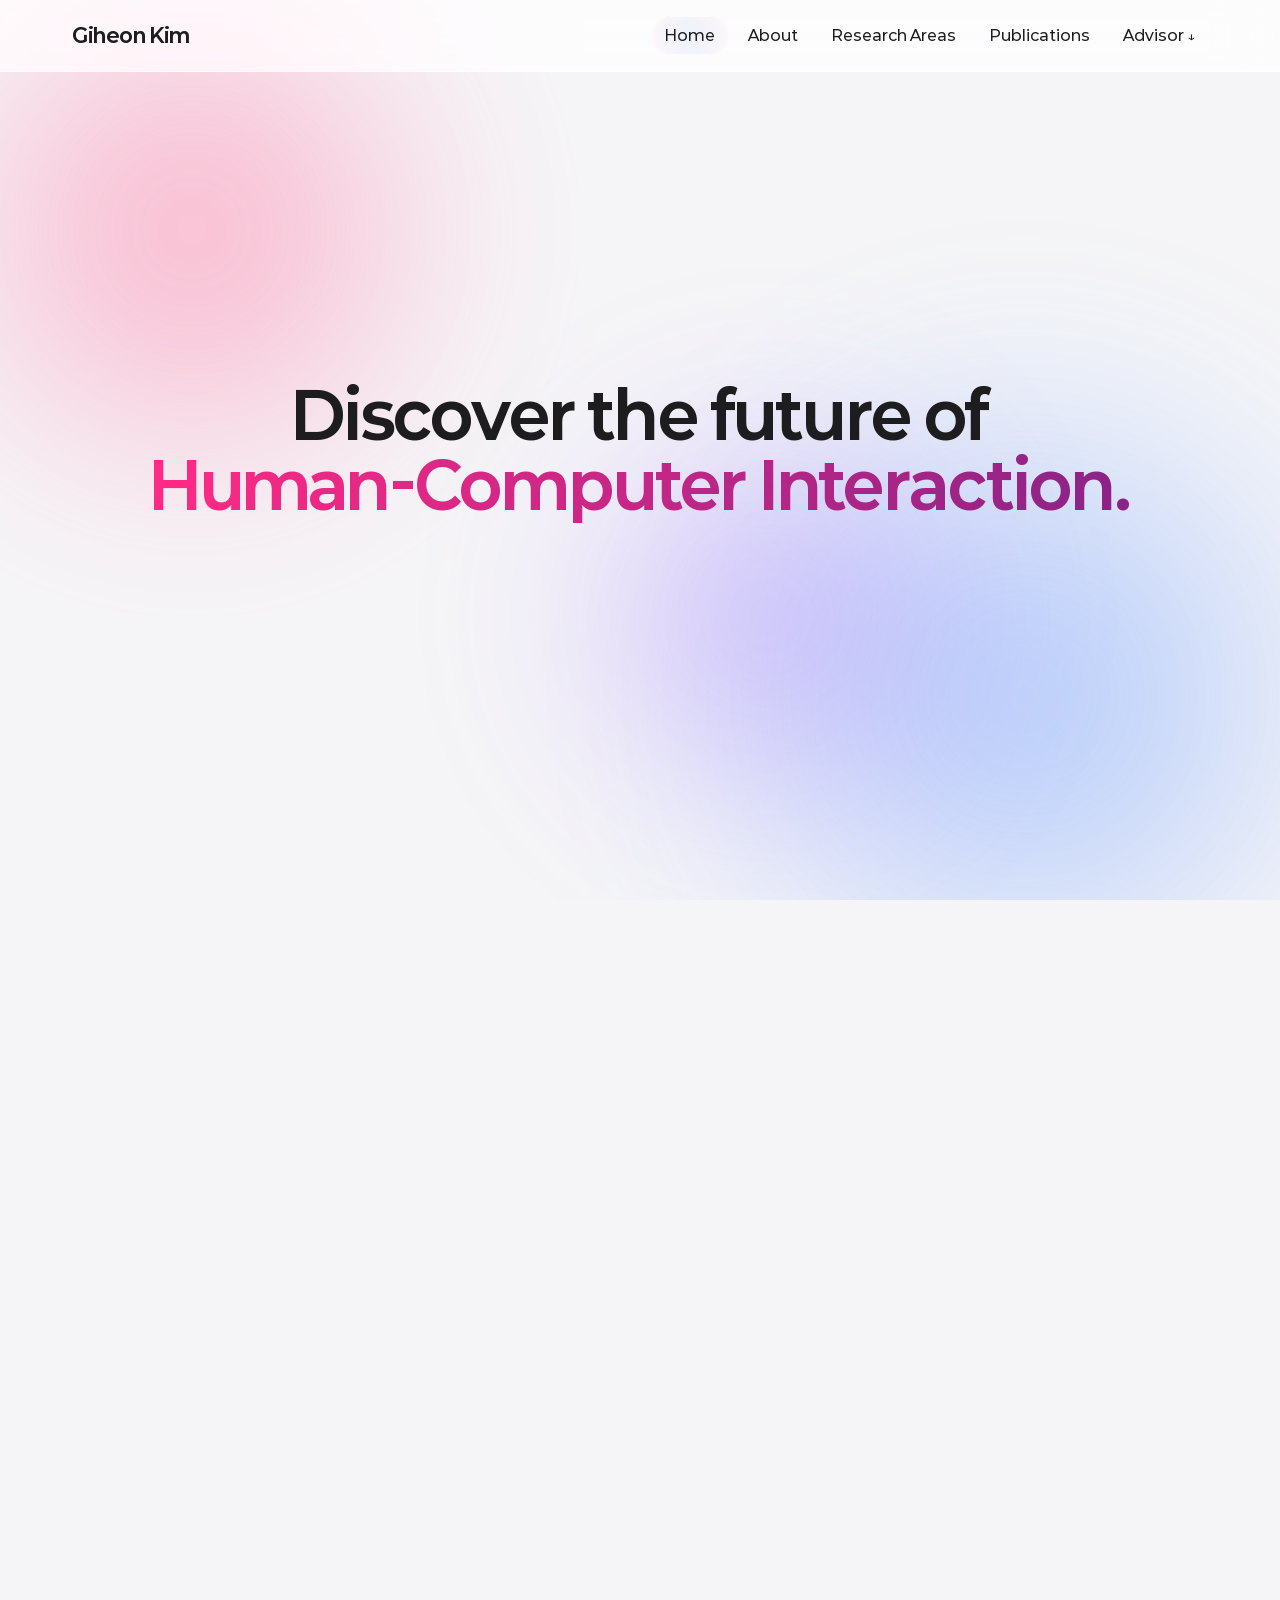
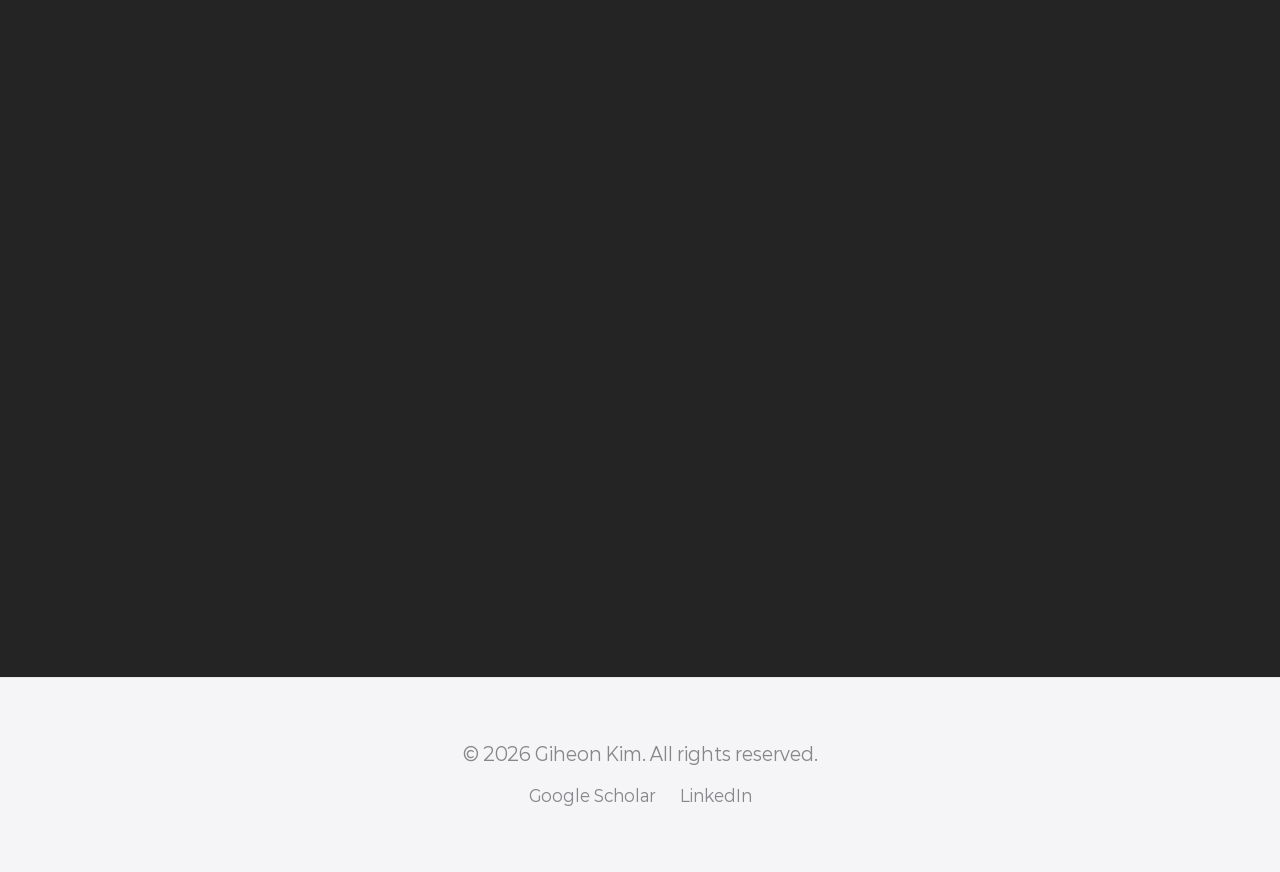
<file: index.html>
<!DOCTYPE html>
<html lang="en">

<head>
    <meta charset="UTF-8">
    <meta name="viewport" content="width=device-width, initial-scale=1.0">
    <title>Giheon Kim | Research Portfolio</title>
    <!-- Modern typography reminiscent of Apple design (San Francisco-like) -->
    <link rel="preconnect" href="https://fonts.googleapis.com">
    <link rel="preconnect" href="https://fonts.gstatic.com" crossorigin>
    <link href="https://fonts.googleapis.com/css2?family=Inter:wght@300;400;500;600;700&display=swap" rel="stylesheet">
    <link rel="stylesheet" href="styles.css">
</head>

<body>
    <!-- Liquid Background Elements -->
    <div class="liquid-bg">
        <div class="blob blob-1"></div>
        <div class="blob blob-2"></div>
        <div class="blob blob-3"></div>
    </div>

    <nav id="navbar" class="glass-nav" aria-label="Primary navigation">
        <div class="nav-content">
            <a href="#home" class="logo">Giheon Kim</a>
            <ul class="nav-links" id="primary-navigation">
                <li><a href="#home">Home</a></li>
                <li class="dropdown">
                    <a href="#about">About</a>
                    <ul class="dropdown-menu">
                        <li><a href="about-detail.html">Biography &amp; education</a></li>
                    </ul>
                </li>
                <li class="dropdown">
                    <a href="#research">Research Areas</a>
                    <ul class="dropdown-menu">
                        <li><a href="research-flexible-electronics.html">Flexible electronics</a></li>
                        <li><a href="research-neural-interfaces.html">Neural interfaces</a></li>
                        <li><a href="research-organoid-intelligence.html">Organoid intelligence</a></li>
                    </ul>
                </li>
                <li><a href="#publications">Publications</a></li>
                <li><a href="https://sites.google.com/view/knunblab/" target="_blank" rel="noopener noreferrer">Advisor
                        <span style="font-size: 0.8em;">&#8595;</span></a></li>
            </ul>
        </div>
    </nav>

    <main>
        <!-- Full Screen Hero for Title Zoom -->
        <section id="home" class="hero-section sticky-wrap">
            <div class="sticky-container">
                <h1 class="hero-title" id="zoom-title">Discover the future of<br><span
                        class="gradient-text">Human-Computer Interaction.</span></h1>
            </div>
        </section>

        <section id="about" class="section sec-light bio-section">
            <div class="container reveal">
                <div class="bio-card glass-card">
                    <div class="bio-text">
                        <h2>Hello, I am <a href="about-detail.html" class="name-link">Giheon Kim<span class="click-arrow">&nearr;</span></a>.</h2>
                        <p class="bio-affiliation">Ph.D. candidate at Kyungpook National University</p>
                        <p>I develop <span style="color: rgb(0, 102, 204); font-weight: 600;">bioelectronic interfaces</span> for neural recording, stimulation, and multimodal sensing.</p>
                    </div>
                </div>
            </div>
        </section>

        <section id="research" class="section sec-light">
            <div class="container reveal">
                <h2 class="section-title">Research Areas</h2>
                <div class="grid-container">
                    <a href="research-flexible-electronics.html" class="card glass-card hover-lift nav-card">
                        <div class="card-icon">⚡</div>
                        <h3>Flexible electronics</h3>
                        <p>Developing ultra-conformable and stretchable systems for advanced bioelectronics.</p>
                    </a>
                    <a href="research-neural-interfaces.html" class="card glass-card hover-lift nav-card">
                        <div class="card-icon">🧠</div>
                        <h3>Neural interfaces</h3>
                        <p>Bridging the gap between the nervous system and intelligent computing platforms.</p>
                    </a>
                    <a href="research-organoid-intelligence.html" class="card glass-card hover-lift nav-card">
                        <div class="card-icon">🧫</div>
                        <h3>Organoid intelligence</h3>
                        <p>Harnessing the power of biological neural networks for advanced embodied AI.</p>
                    </a>
                </div>
            </div>
        </section>

        <section id="publications" class="section sec-dark">
            <div class="container reveal">
                <h2 class="section-title text-white" style="margin-bottom: 0.5rem;">Publications</h2>
                <div style="text-align: center; margin-bottom: 3rem;">
                    <a href="publications-detail.html" class="name-link-white" style="font-size: 0.95rem; opacity: 0.8; font-weight: 400;">Read more &rarr;</a>
                </div>
                <div class="pub-list">
                    <!-- Latest published papers, ordered by online publication date. -->
                    <!-- 2026-09-28 -->
                    <div class="pub-item glass-card-dark hover-lift">
                        <span class="pub-year">2026</span>
                        <div class="pub-details">
                            <h3 class="pub-title">Battery-Free, Fully Wireless Neurostimulation via Radiative RF Power Transfer in Freely Behaving Mice</h3>
                            <p class="pub-authors">K. Yoo<sup>*</sup>, S. H. Park<sup>*</sup>, J. Yang, M. Kim, S. Lee, <u><strong>G. Kim</strong></u>, N. Chou, H. Shin<sup>†</sup>, and S. Park<sup>†</sup></p>
                            <p class="pub-venue">Microsystems &amp; Nanoengineering</p>
                            <a href="https://doi.org/10.1038/s41378-026-01439-2" target="_blank"
                                rel="noopener noreferrer" class="pub-link">Read Paper <span>&rarr;</span></a>
                        </div>
                    </div>
                    <!-- 2026-09-08 -->
                    <div class="pub-item glass-card-dark hover-lift">
                        <span class="pub-year">2026</span>
                        <div class="pub-details">
                            <h3 class="pub-title">Cost-Effective Ti/Al/Ni Multilayer Neural Probes With In Vivo Recording Performance Comparable to Ti/Au Neural Probes</h3>
                            <p class="pub-authors">S. Park<sup>*</sup>, M. Kim<sup>*</sup>, <u><strong>G. Kim</strong></u>, S. Lee, H. Lee, N. Chou<sup>†</sup>, and H. Shin<sup>†</sup></p>
                            <p class="pub-venue">Advanced Electronic Materials</p>
                            <a href="https://doi.org/10.1002/aelm.70569" target="_blank"
                                rel="noopener noreferrer" class="pub-link">Read Paper <span>&rarr;</span></a>
                        </div>
                    </div>
                    <!-- 2026-07-24 -->
                    <div class="pub-item glass-card-dark hover-lift">
                        <span class="pub-year">2026</span>
                        <div class="pub-details">
                            <h3 class="pub-title">Ultralight Infrared-Controlled Wireless Neuromodulation Systems for Freely Behaving Mice</h3>
                            <p class="pub-authors">H. Cha<sup>*</sup>, Y. Hong, <u><strong>G. Kim</strong></u>, H. Lee, M. Kim, S. H. Park, S. Lee, N. Chou, and H. Shin<sup>†</sup></p>
                            <p class="pub-venue">Microsystems &amp; Nanoengineering</p>
                            <a href="https://doi.org/10.1038/s41378-026-01389-9" target="_blank"
                                rel="noopener noreferrer" class="pub-link">Read Paper <span>&rarr;</span></a>
                        </div>
                    </div>
                </div>
            </div>
        </section>

    </main>

    <footer>
        <div class="container text-center">
            <p>&copy; 2026 Giheon Kim. All rights reserved.</p>
            <div class="social-links">
                <a href="https://scholar.google.com/citations?user=YaAs82cAAAAJ&hl=en&oi=ao" target="_blank"
                    rel="noopener noreferrer">Google Scholar</a>
                <a href="https://www.linkedin.com/in/giheon-kim-a8a604383" target="_blank"
                    rel="noopener noreferrer">LinkedIn</a>
            </div>
        </div>
    </footer>

    <script src="script.js"></script>
</body>

</html>
</file>
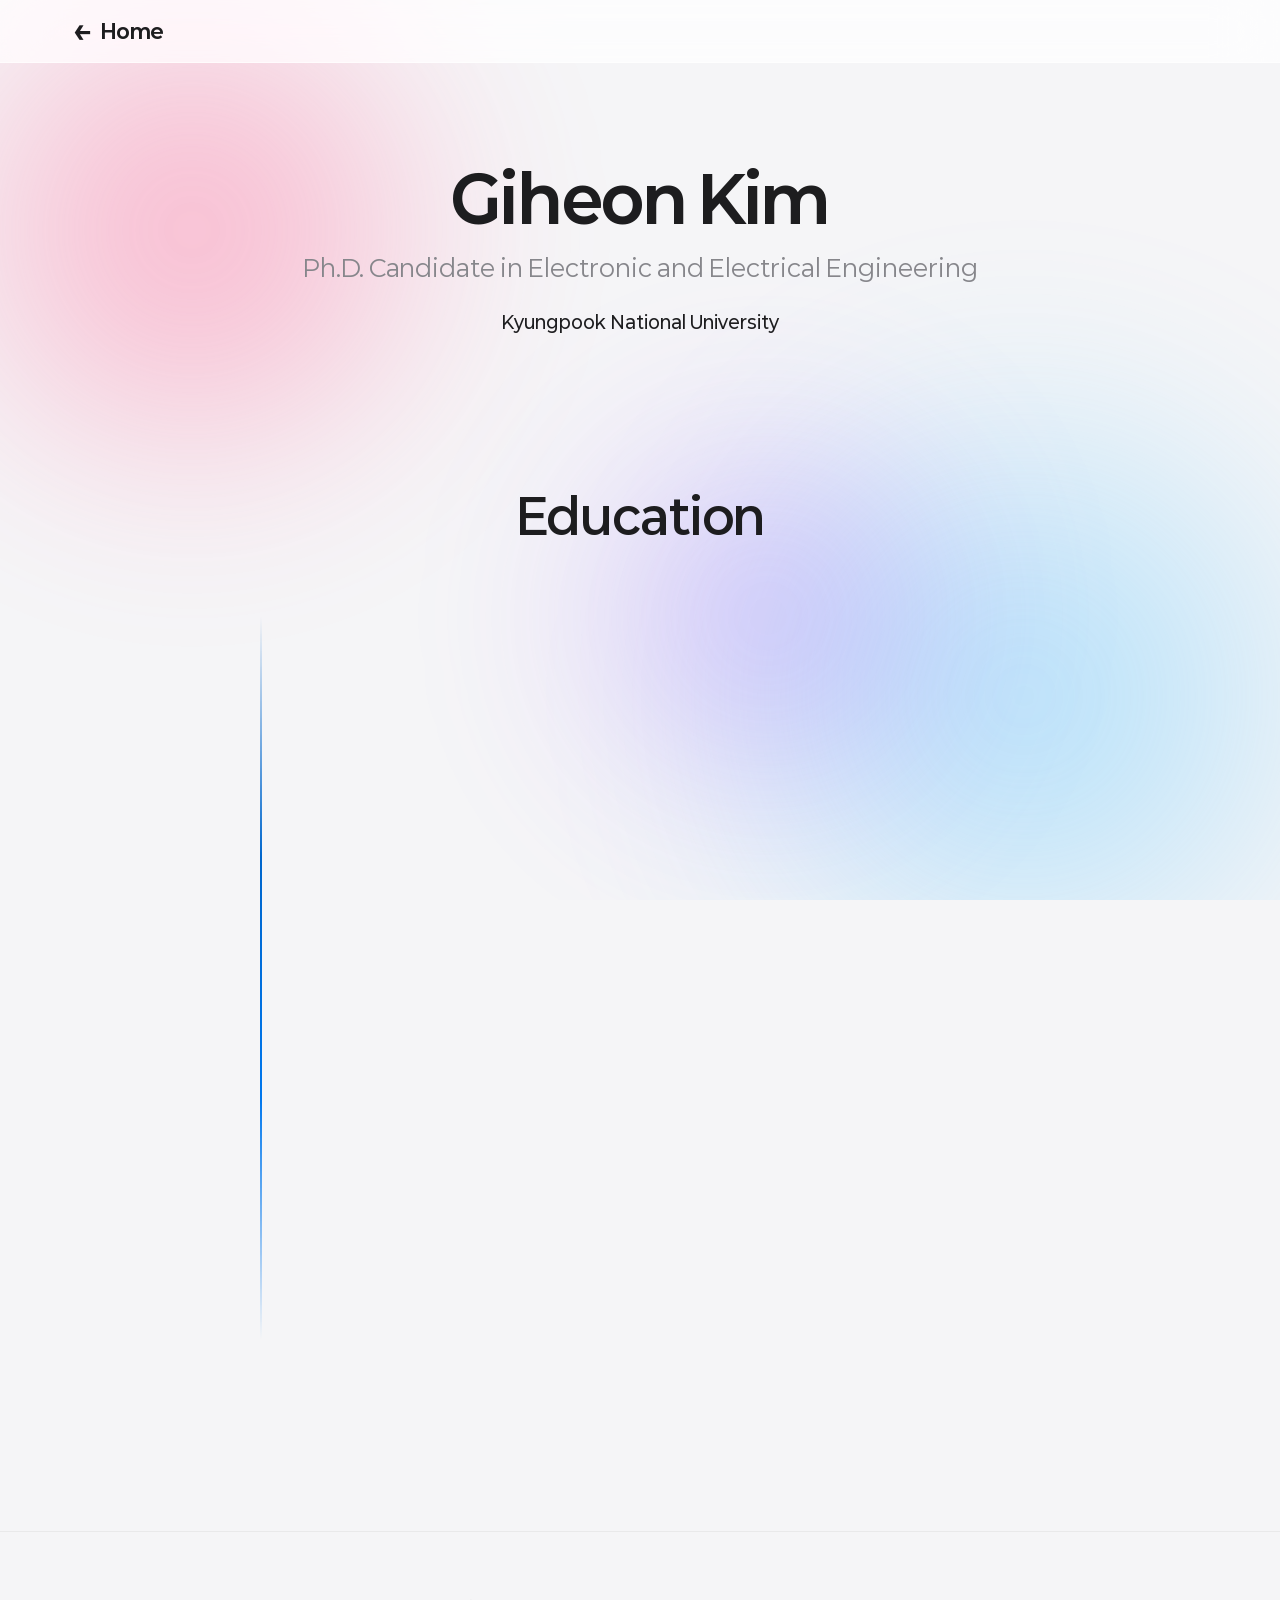
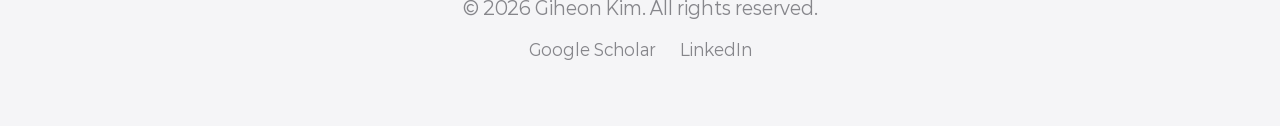
<file: about-detail.html>
<!DOCTYPE html>
<html lang="en">
<head>
    <meta charset="UTF-8">
    <meta name="viewport" content="width=device-width, initial-scale=1.0">
    <title>About Me - Giheon Kim</title>
    <link rel="preconnect" href="https://fonts.googleapis.com">
    <link rel="preconnect" href="https://fonts.gstatic.com" crossorigin>
    <link href="https://fonts.googleapis.com/css2?family=Inter:wght@300;400;500;600;700&display=swap" rel="stylesheet">
    <link rel="stylesheet" href="styles.css">
</head>
<body>
    <!-- Liquid Background Elements -->
    <div class="liquid-bg">
        <div class="blob blob-1"></div>
        <div class="blob blob-2" style="background: radial-gradient(circle, rgba(100,200,255,0.8) 0%, rgba(100,250,255,0) 70%);"></div>
        <div class="blob blob-3"></div>
    </div>

    <nav id="navbar" class="glass-nav">
        <div class="nav-content" style="display: flex; justify-content: space-between; align-items: center; width: 100%;">
            <a href="index.html#about" class="logo" style="display: flex; align-items: center; gap: 0.5rem;"><span style="font-size: 1.5em; line-height: 1;">&larr;</span> Home</a>
        </div>
    </nav>

    <main style="padding-top: 100px;">
        <section class="section bio-section text-center">
            <div class="container reveal">
                <h1 class="hero-title" style="transform: scale(1); opacity: 1; margin-bottom: 1rem;">Giheon Kim</h1>
                <p class="hero-subtitle">Ph.D. Candidate in Electronic and Electrical Engineering</p>
                <p class="bio-affiliation">Kyungpook National University</p>
            </div>
        </section>

        <!-- Interactive Vertical Timeline -->
        <section class="section education-section" style="padding-top: 0;" aria-labelledby="education-title">
            <div class="container">
                <h2 id="education-title" class="section-title">Education</h2>
                <div class="timeline interactive-timeline">
                    
                    <div class="timeline-item reveal">
                        <div class="timeline-dot interactive-dot"></div>
                        <div class="timeline-content glass-card hover-lift">
                            <h3 class="gradient-text" style="display: inline-block;">Ph.D. in Electronic and Electrical Engineering</h3>
                            <p class="date">Sep. 2025 &ndash; Present</p>
                            <p>Kyungpook National University</p>
                        </div>
                    </div>

                    <div class="timeline-item reveal">
                        <div class="timeline-dot interactive-dot"></div>
                        <div class="timeline-content glass-card hover-lift">
                            <h3 class="gradient-text" style="display: inline-block;">M.S. in Biomedical Engineering</h3>
                            <p class="date">Sep. 2021 &ndash; Feb. 2025</p>
                            <p>Korea University</p>
                        </div>
                    </div>

                    <div class="timeline-item reveal">
                        <div class="timeline-dot interactive-dot"></div>
                        <div class="timeline-content glass-card hover-lift">
                            <h3 class="gradient-text" style="display: inline-block;">B.S. in Biomedical Engineering</h3>
                            <p class="date">Mar. 2014 &ndash; Feb. 2019</p>
                            <p>Ulsan National Institute of Science and Technology (UNIST)</p>
                        </div>
                    </div>

                </div>
            </div>
        </section>
    </main>

    <footer>
        <div class="container text-center">
            <p>&copy; 2026 Giheon Kim. All rights reserved.</p>
            <div class="social-links">
                <a href="https://scholar.google.com/citations?user=YaAs82cAAAAJ&hl=en&oi=ao" target="_blank" rel="noopener noreferrer">Google Scholar</a>
                <a href="https://www.linkedin.com/in/giheon-kim-a8a604383" target="_blank" rel="noopener noreferrer">LinkedIn</a>
            </div>
        </div>
    </footer>

    <script src="script.js"></script>
</body>
</html>
</file>
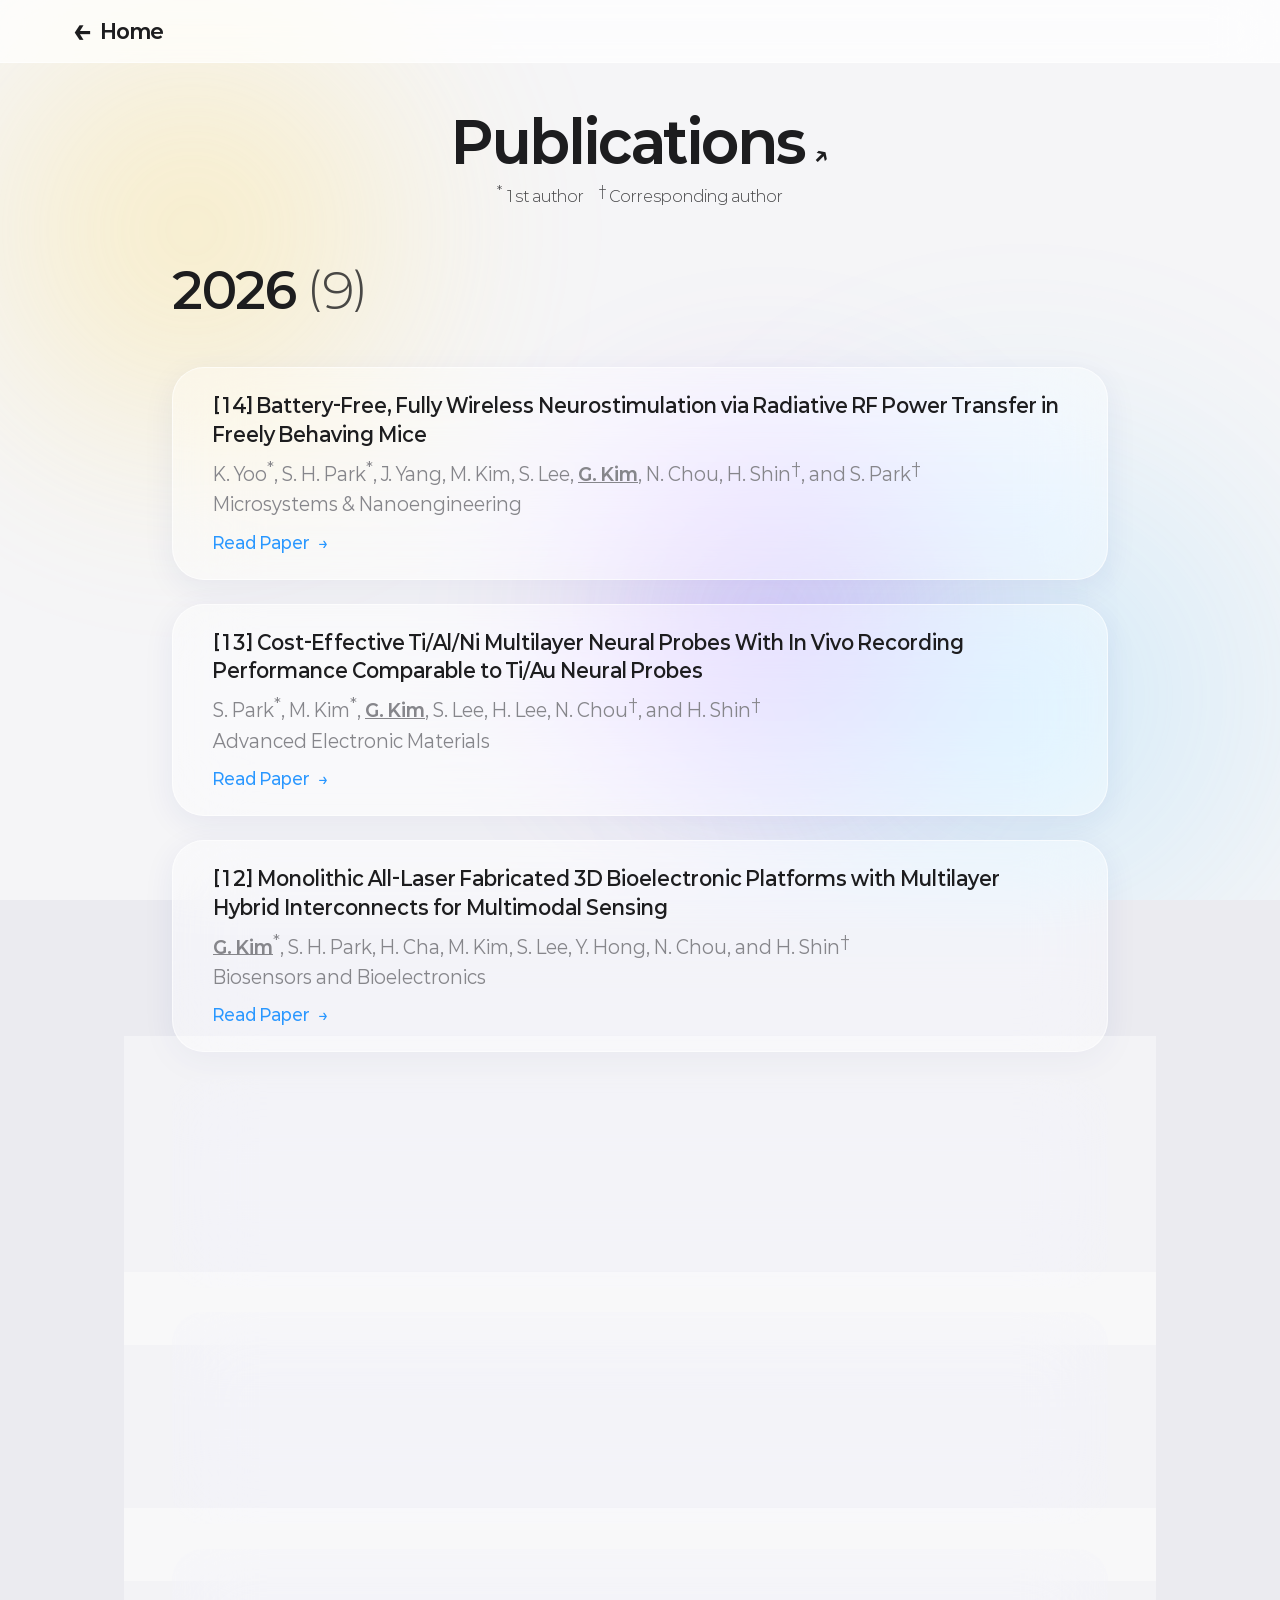
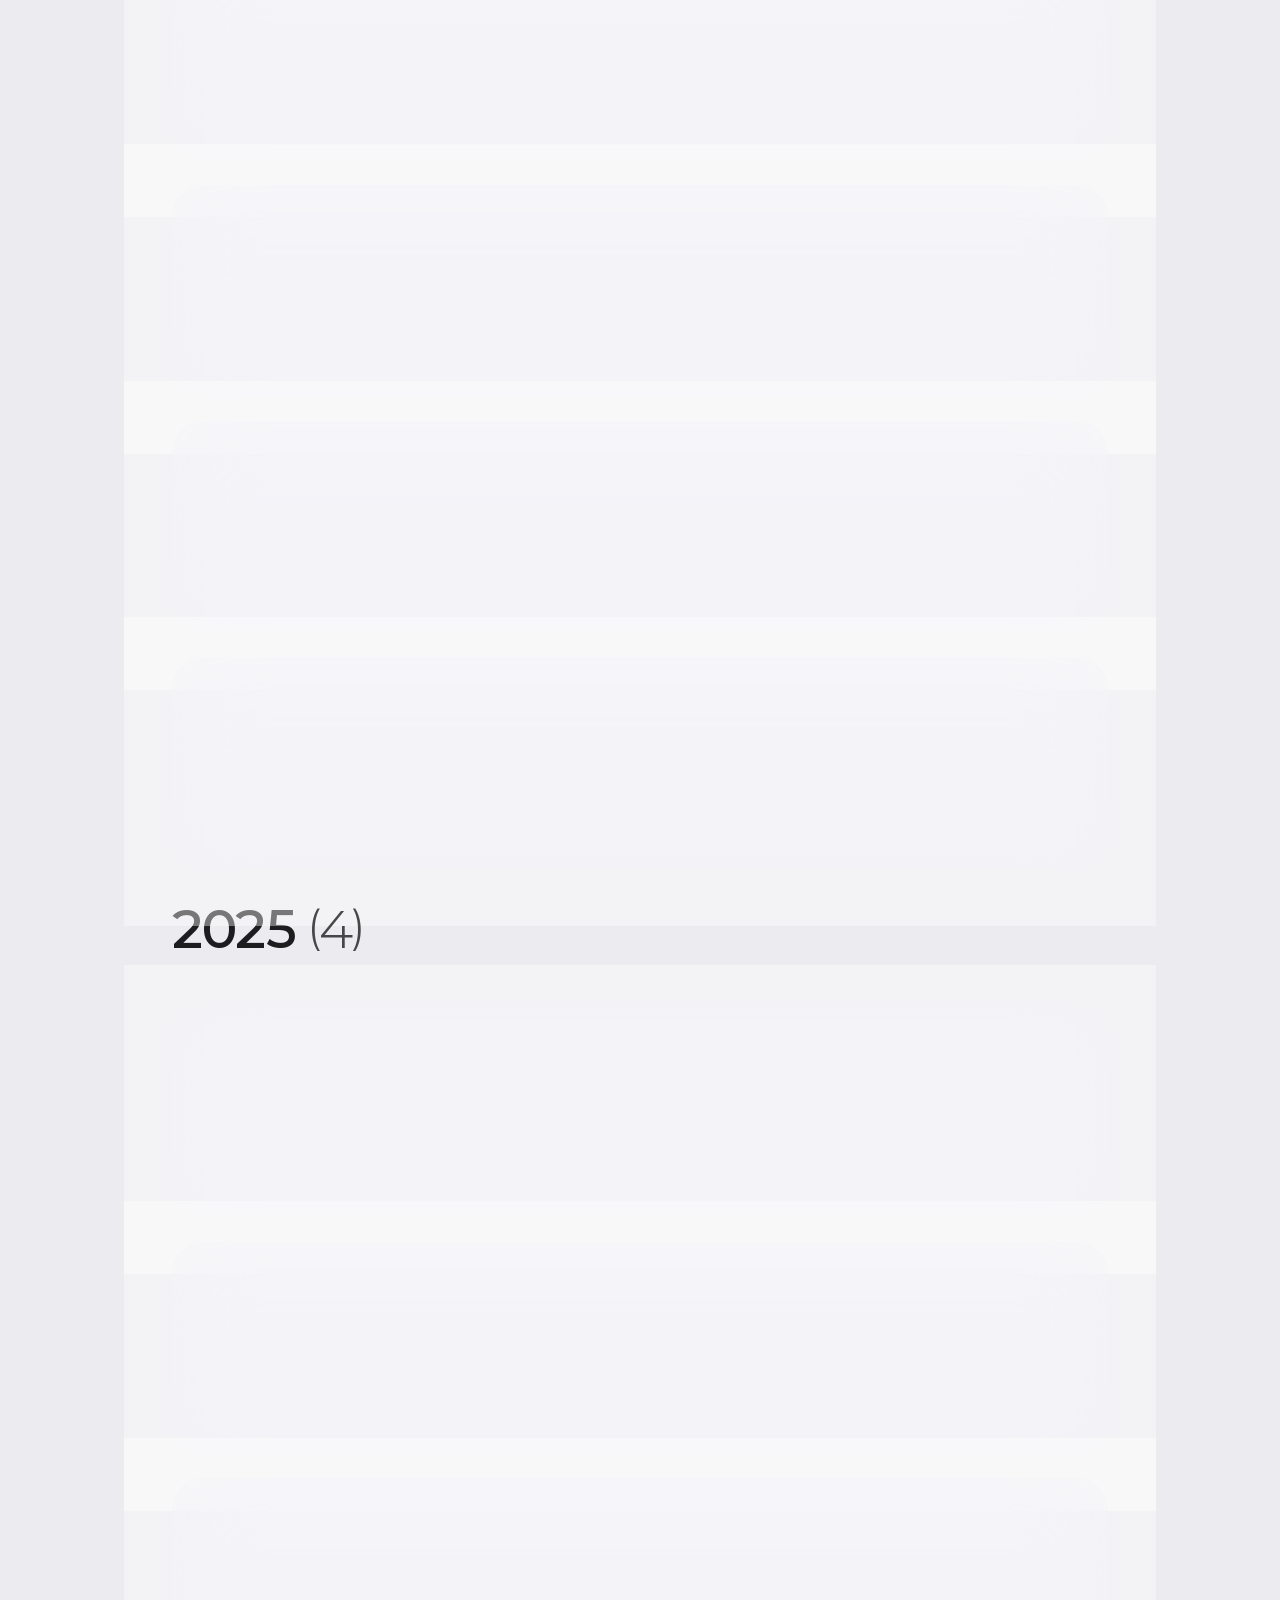
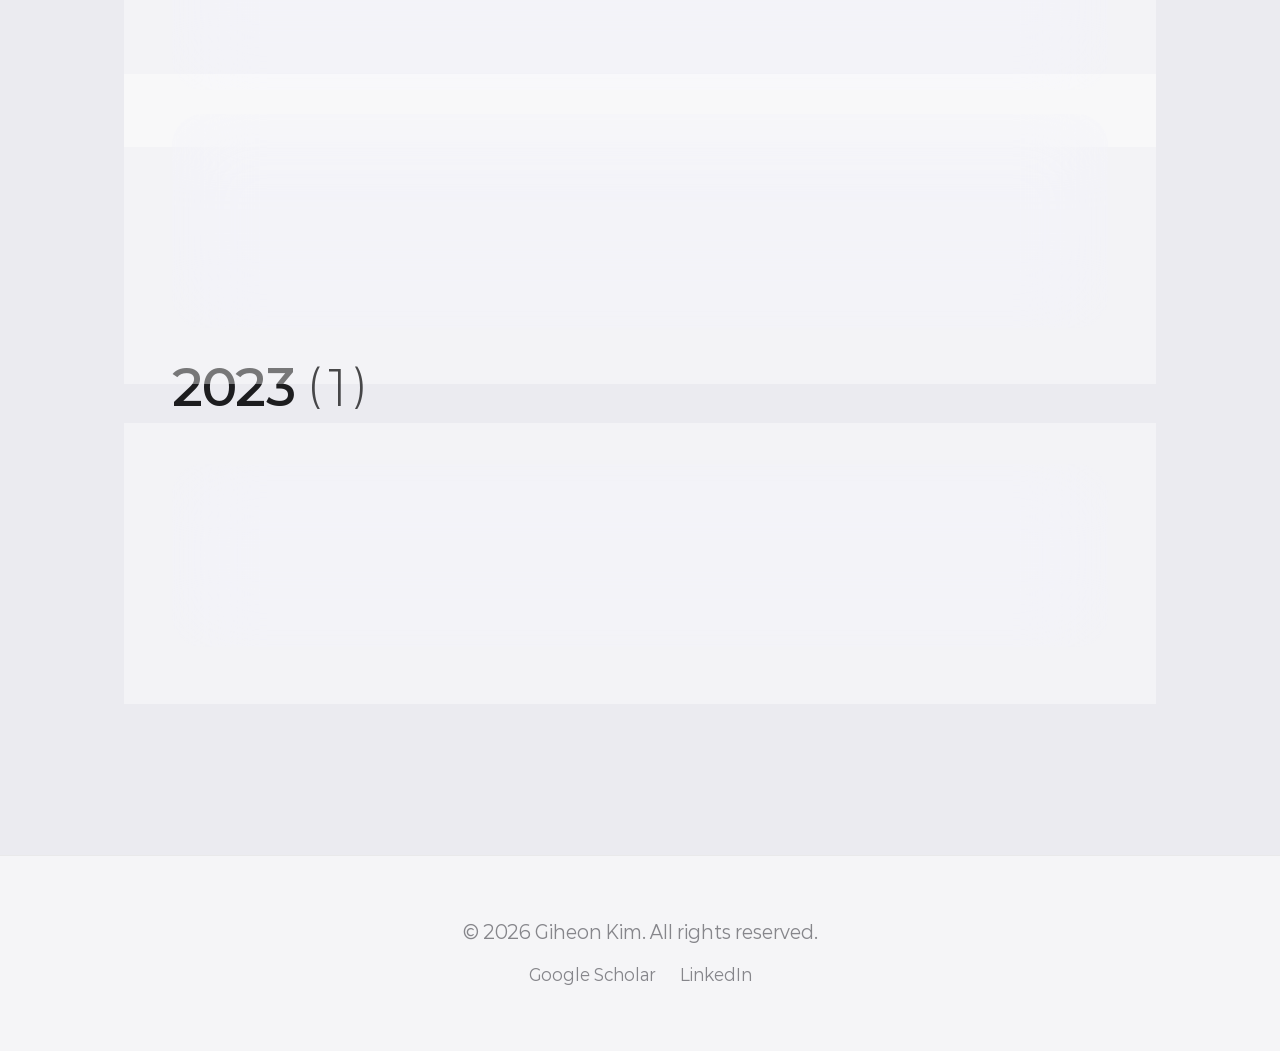
<file: publications-detail.html>
<!DOCTYPE html>
<html lang="en">
<head>
    <meta charset="UTF-8">
    <meta name="viewport" content="width=device-width, initial-scale=1.0">
    <title>Publications - Giheon Kim</title>
    <link rel="stylesheet" href="styles.css">
</head>
<body class="sec-light" style="color: var(--text-primary-light); background-color: #ebebf0;">
    <!-- Liquid Background Elements -->
    <div class="liquid-bg">
        <div class="blob blob-1" style="background: radial-gradient(circle, rgba(255,220,100,0.6) 0%, rgba(255,240,150,0) 70%);"></div>
        <div class="blob blob-2" style="background: radial-gradient(circle, rgba(100,200,255,0.4) 0%, rgba(100,250,255,0) 70%);"></div>
        <div class="blob blob-3"></div>
    </div>

    <nav id="navbar" class="glass-nav">
        <div class="nav-content" style="display: flex; justify-content: space-between; align-items: center; width: 100%;">
            <a href="index.html#publications" class="logo" style="display: flex; align-items: center; gap: 0.5rem;"><span style="font-size: 1.5em; line-height: 1;">&larr;</span> Home</a>
        </div>
    </nav>

    <main style="padding-top: 80px; padding-bottom: 5rem;">
        <section class="section text-center" style="padding-bottom: 0; padding-top: 2rem;">
            <div class="container reveal">
                <h1 class="section-title" style="font-size: 3.5rem; margin-bottom: 0.5rem;">
                    <a href="https://scholar.google.com/citations?user=YaAs82cAAAAJ&hl=en&oi=ao" target="_blank" rel="noopener noreferrer" style="color: var(--text-primary-light); text-decoration: none; display: inline-flex; align-items: baseline; gap: 0.5rem; transition: opacity 0.3s ease;" onmouseover="this.style.opacity='0.7'" onmouseout="this.style.opacity='1'">
                        Publications <span style="font-size: 1.5rem;">&#8599;</span>
                    </a>
                </h1>
                <p style="color: var(--text-primary-light); font-size: 0.95rem; font-weight: 300; margin-top: 0; opacity: 0.8;">
                    <sup>*</sup> 1st author &nbsp;&nbsp;&nbsp; <sup>&dagger;</sup> Corresponding author
                </p>
            </div>
        </section>

        <section class="section" style="padding-top: 2rem;">
            <div class="container">
                <div class="pub-list">
                    


                    <h2 class="year-header">2026 <span style="font-weight: 300; opacity: 0.8;">(9)</span></h2>

                    <div class="pub-item glass-card hover-lift">
                        <div class="pub-details">
                            <h3 class="pub-title">[14] Battery-Free, Fully Wireless Neurostimulation via Radiative RF Power Transfer in Freely Behaving Mice</h3>
                            <p class="pub-authors">K. Yoo<sup>*</sup>, S. H. Park<sup>*</sup>, J. Yang, M. Kim, S. Lee, <u><strong>G. Kim</strong></u>, N. Chou, H. Shin<sup>†</sup>, and S. Park<sup>†</sup></p>
                            <p class="pub-venue">Microsystems &amp; Nanoengineering</p>
                            <a href="https://doi.org/10.1038/s41378-026-01439-2" target="_blank" rel="noopener noreferrer" class="pub-link">Read Paper <span>&rarr;</span></a>
                        </div>
                    </div>

                    <div class="pub-item glass-card hover-lift">
                        <div class="pub-details">
                            <h3 class="pub-title">[13] Cost-Effective Ti/Al/Ni Multilayer Neural Probes With In Vivo Recording Performance Comparable to Ti/Au Neural Probes</h3>
                            <p class="pub-authors">S. Park<sup>*</sup>, M. Kim<sup>*</sup>, <u><strong>G. Kim</strong></u>, S. Lee, H. Lee, N. Chou<sup>†</sup>, and H. Shin<sup>†</sup></p>
                            <p class="pub-venue">Advanced Electronic Materials</p>
                            <a href="https://doi.org/10.1002/aelm.70569" target="_blank" rel="noopener noreferrer" class="pub-link">Read Paper <span>&rarr;</span></a>
                        </div>
                    </div>

                    <div class="pub-item glass-card hover-lift">
                        <div class="pub-details">
                            <h3 class="pub-title">[12] Monolithic All-Laser Fabricated 3D Bioelectronic Platforms with Multilayer Hybrid Interconnects for Multimodal Sensing</h3>
                            <p class="pub-authors"><u><strong>G. Kim</strong></u><sup>*</sup>, S. H. Park, H. Cha, M. Kim, S. Lee, Y. Hong, N. Chou, and H. Shin<sup>†</sup></p>
                            <p class="pub-venue">Biosensors and Bioelectronics</p>
                            <a href="https://doi.org/10.1016/j.bios.2026.119033" target="_blank" rel="noopener noreferrer" class="pub-link">Read Paper <span>&rarr;</span></a>
                        </div>
                    </div>

                    <div class="pub-item glass-card hover-lift">
                        <div class="pub-details">
                            <h3 class="pub-title">[11] A Laser-Induced Graphene Neural Probe for Multiplexed Multimodal Readout via Site-Selective Functionalization</h3>
                            <p class="pub-authors">S. Lee<sup>*</sup>, <u><strong>G. Kim</strong></u><sup>*</sup>, A.-H. Lee, D.-S. Lee, J. H. Kim, J. W. Koo, S. W. Lee, N. Chou<sup>†</sup>, and H. Shin<sup>†</sup></p>
                            <p class="pub-venue">Sensors and Actuators B: Chemical</p>
                            <a href="https://doi.org/10.1016/j.snb.2026.140518" target="_blank" rel="noopener noreferrer" class="pub-link">Read Paper <span>&rarr;</span></a>
                        </div>
                    </div>

                    <div class="pub-item glass-card hover-lift">
                        <div class="pub-details">
                            <h3 class="pub-title">[10] Ultralight Infrared-Controlled Wireless Neuromodulation Systems for Freely Behaving Mice</h3>
                            <p class="pub-authors">H. Cha<sup>*</sup>, Y. Hong, <u><strong>G. Kim</strong></u>, H. Lee, M. Kim, S. H. Park, S. Lee, N. Chou, and H. Shin<sup>†</sup></p>
                            <p class="pub-venue">Microsystems &amp; Nanoengineering</p>
                            <a href="https://doi.org/10.1038/s41378-026-01389-9" target="_blank" rel="noopener noreferrer" class="pub-link">Read Paper <span>&rarr;</span></a>
                        </div>
                    </div>

                    <div class="pub-item glass-card hover-lift">
                        <div class="pub-details">
                            <h3 class="pub-title">[9] Closed-Crown Packaging System for Stable, Long-Term Neural Recording in Group-Housed Mice</h3>
                            <p class="pub-authors">Y. Hong<sup>*</sup>, <u><strong>G. Kim</strong></u>, H. Lee, H. Cha, M. Kim, S. Park, S. Lee, N. Chou<sup>†</sup>, and H. Shin<sup>†</sup></p>
                            <p class="pub-venue">Microsystems &amp; Nanoengineering</p>
                            <a href="https://www.nature.com/articles/s41378-026-01293-2" target="_blank" rel="noopener noreferrer" class="pub-link">Read Paper <span>&rarr;</span></a>
                        </div>
                    </div>

                    <div class="pub-item glass-card hover-lift">
                        <div class="pub-details">
                            <h3 class="pub-title">[8] Roughness-Engineered 3D-Printed Microfluidics for Continuous Glucose and Lactate Sensing in 3D In Vitro Tissue Models</h3>
                            <p class="pub-authors"><u><strong>G. Kim</strong></u><sup>*</sup>, Y. Hong, S. Lee, N. Chou, and H. Shin<sup>†</sup></p>
                            <p class="pub-venue">International Journal of Bioprinting</p>
                            <a href="https://www.accscience.com/journal/IJB/articles/online_first/7562" target="_blank" rel="noopener noreferrer" class="pub-link">Read Paper <span>&rarr;</span></a>
                        </div>
                    </div>

                    <div class="pub-item glass-card hover-lift">
                        <div class="pub-details">
                            <h3 class="pub-title">[7] Biocompatible Lubricant-Coated Flexible Neural Probes with Enhanced Long-Term Recording Stability</h3>
                            <p class="pub-authors">H. Lee<sup>*</sup>, S. Lee<sup>*</sup>, K. S. Hwang, <u><strong>G. Kim</strong></u>, Y. Hong, M. Kim, J. Eun, H. N. Kim, N. Chou<sup>†</sup>, and H. Shin<sup>†</sup></p>
                            <p class="pub-venue">ACS Applied Bio Materials</p>
                            <a href="https://pubs.acs.org/doi/10.1021/acsabm.5c02232" target="_blank" rel="noopener noreferrer" class="pub-link">Read Paper <span>&rarr;</span></a>
                        </div>
                    </div>

                    <div class="pub-item glass-card hover-lift">
                        <div class="pub-details">
                            <h3 class="pub-title">[6] Single-Sided Multimodal Neural Probe Enabling Co-Localized Recording of Electrical and Chemical Signals</h3>
                            <p class="pub-authors"><u><strong>G. Kim</strong></u><sup>*</sup>, S. Lee<sup>*</sup>, M. Kim, J. Eun, J. Lee, N. Chou<sup>†</sup>, and H. Shin<sup>†</sup></p>
                            <p class="pub-venue">ACS Chemical Neuroscience</p>
                            <a href="https://pubs.acs.org/doi/10.1021/acschemneuro.5c00952" target="_blank" rel="noopener noreferrer" class="pub-link">Read Paper <span>&rarr;</span></a>
                        </div>
                    </div>

                    <h2 class="year-header">2025 <span style="font-weight: 300; opacity: 0.8;">(4)</span></h2>
                    <div class="pub-item glass-card hover-lift">
                        <div class="pub-details">
                            <h3 class="pub-title">[5] Scalable Fabrication of 3D-Protruded Neural Microelectrodes Using Flexible PCB Technology for High-Fidelity Neural Interfaces</h3>
                            <p class="pub-authors">M. Kim<sup>*</sup>, <u><strong>G. Kim</strong></u><sup>*</sup>, S. Lee, H. Lee, S. Park, J. Lee, N. Chou<sup>†</sup>, and H. Shin<sup>†</sup></p>
                            <p class="pub-venue">ACS Applied Electronic Materials</p>
                            <a href="https://pubs.acs.org/doi/10.1021/acsaelm.5c02055" target="_blank" rel="noopener noreferrer" class="pub-link">Read Paper <span>&rarr;</span></a>
                        </div>
                    </div>

                    <div class="pub-item glass-card hover-lift">
                        <div class="pub-details">
                            <h3 class="pub-title">[4] Single-Step Patterning of Biocompatible Neural Electrodes Using black-Pt Functionalized Laser-Induced Graphene for In Vivo Electrophysiology</h3>
                            <p class="pub-authors"><u><strong>G. Kim</strong></u><sup>*</sup>, Y. Hong, H. Lee, M. Kim, J. Eun, J. Lee, S. Lee, N. Chou, and H. Shin<sup>†</sup></p>
                            <p class="pub-venue">Small Methods</p>
                            <a href="https://onlinelibrary.wiley.com/doi/10.1002/smtd.202501384" target="_blank" rel="noopener noreferrer" class="pub-link">Read Paper <span>&rarr;</span></a>
                        </div>
                    </div>

                    <div class="pub-item glass-card hover-lift">
                        <div class="pub-details">
                            <h3 class="pub-title">[3] Miniaturized Wireless tDCS With Concentric Electrodes for Targeted Cortical Stimulation in Freely Moving Mice</h3>
                            <p class="pub-authors">M. Kim<sup>*</sup>, S. Park<sup>*</sup>, H. Lee, <u><strong>G. Kim</strong></u>, N. Chou, and H. Shin<sup>†</sup></p>
                            <p class="pub-venue">Advanced Healthcare Materials</p>
                            <a href="https://advanced.onlinelibrary.wiley.com/doi/10.1002/adhm.202501903" target="_blank" rel="noopener noreferrer" class="pub-link">Read Paper <span>&rarr;</span></a>
                        </div>
                    </div>

                    <div class="pub-item glass-card hover-lift">
                        <div class="pub-details">
                            <h3 class="pub-title">[2] Electrophoretic digital colorimetry integrated with electrochemical sweat sensor</h3>
                            <p class="pub-authors">D. Sung<sup>*</sup>, S. Han, S. Kim, H. Kang, B. Jekal, <u><strong>G. Kim</strong></u>, M. Hong, Y. Lee, S. Chen, K. Kim, W. Maeng, W. Tseng, Y. Koh, Y. Hsueh, S. Hwang, H. Jeong, Y. Ryu, and J. Koo<sup>&dagger;</sup></p>
                            <p class="pub-venue">Science Advances</p>
                            <a href="https://www.science.org/doi/full/10.1126/sciadv.adu2142" target="_blank" rel="noopener noreferrer" class="pub-link">Read Paper <span>&rarr;</span></a>
                        </div>
                    </div>
                    <h2 class="year-header">2023 <span style="font-weight: 300; opacity: 0.8;">(1)</span></h2>
                    <div class="pub-item glass-card hover-lift">
                        <div class="pub-details">
                            <h3 class="pub-title">[1] Biodegradable materials and devices for neuroelectronics</h3>
                            <p class="pub-authors"><u><strong>G. Kim</strong></u><sup>*</sup>, M. Hong, Y. Lee, and J. Koo<sup>&dagger;</sup></p>
                            <p class="pub-venue">MRS Bulletin</p>
                            <a href="https://link.springer.com/article/10.1557/s43577-023-00529-0" target="_blank" rel="noopener noreferrer" class="pub-link">Read Paper <span>&rarr;</span></a>
                        </div>
                    </div>

                </div>
            </div>
        </section>
    </main>

    <footer>
        <div class="container text-center">
            <p>&copy; 2026 Giheon Kim. All rights reserved.</p>
            <div class="social-links">
                <a href="https://scholar.google.com/citations?user=YaAs82cAAAAJ&hl=en&oi=ao" target="_blank" rel="noopener noreferrer">Google Scholar</a>
                <a href="https://www.linkedin.com/in/giheon-kim-a8a604383" target="_blank" rel="noopener noreferrer">LinkedIn</a>
            </div>
        </div>
    </footer>

    <script src="script.js"></script>
</body>
</html>
</file>
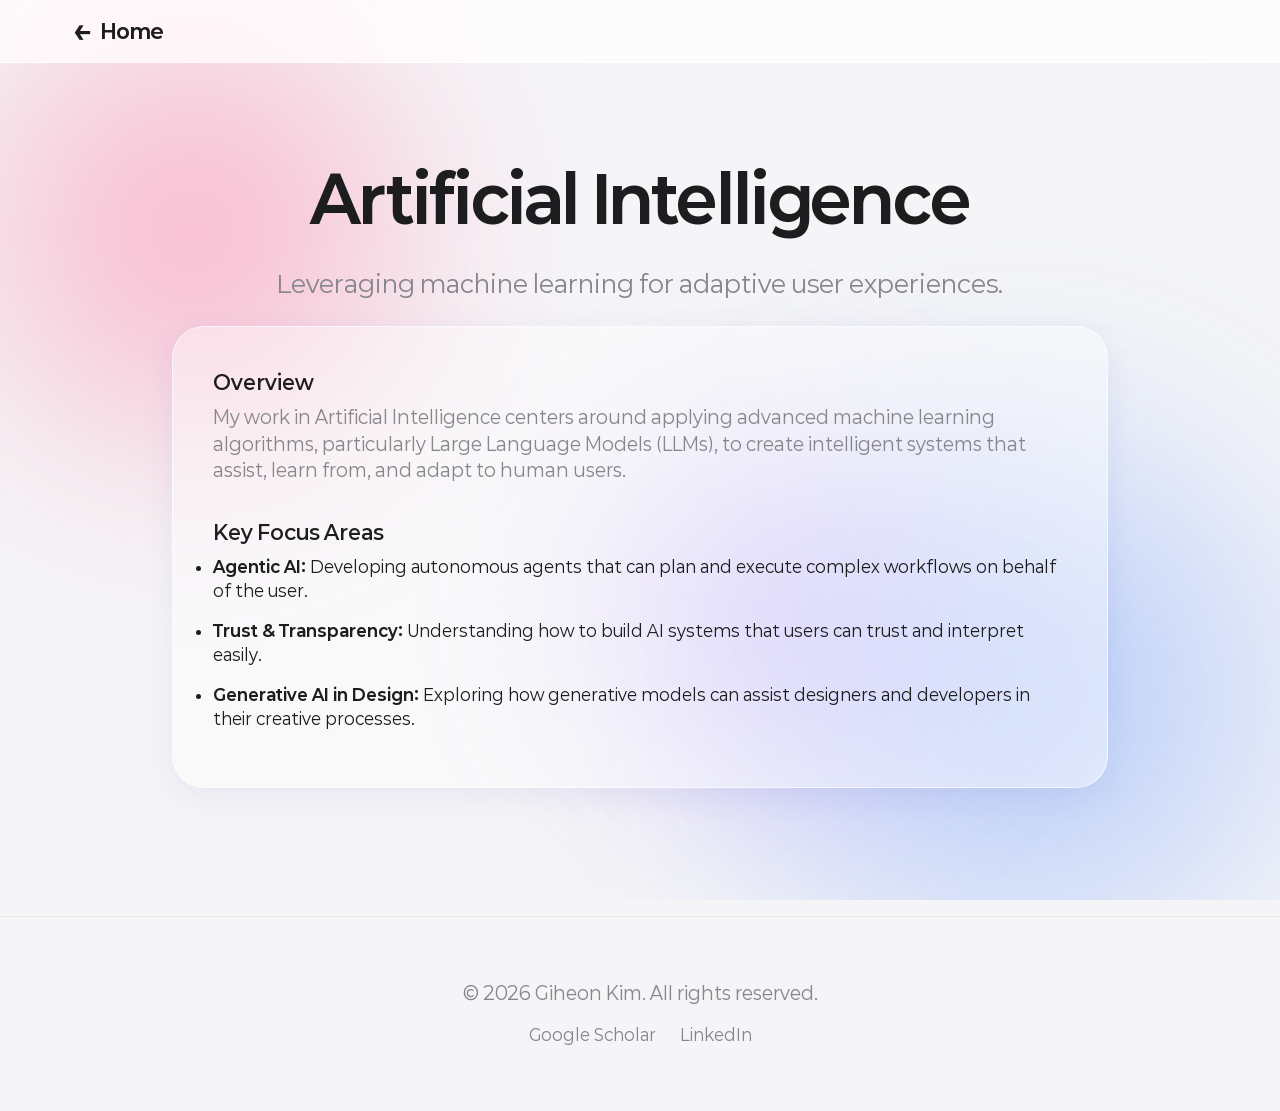
<file: research-ai.html>
<!DOCTYPE html>
<html lang="en">
<head>
    <meta charset="UTF-8">
    <meta name="viewport" content="width=device-width, initial-scale=1.0">
    <title>AI Research - Giheon Kim</title>
    <link rel="preconnect" href="https://fonts.googleapis.com">
    <link rel="preconnect" href="https://fonts.gstatic.com" crossorigin>
    <link href="https://fonts.googleapis.com/css2?family=Inter:wght@300;400;500;600;700&display=swap" rel="stylesheet">
    <link rel="stylesheet" href="styles.css">
</head>
<body>
    <!-- Liquid Background Elements -->
    <div class="liquid-bg">
        <div class="blob blob-1"></div>
        <div class="blob blob-2"></div>
        <div class="blob blob-3"></div>
    </div>

    <nav id="navbar" class="glass-nav">
        <div class="nav-content" style="display: flex; justify-content: space-between; align-items: center; width: 100%;">
            <a href="index.html#research" onclick="if(document.referrer.includes(window.location.hostname)){ history.back(); return false; }" class="logo" style="display: flex; align-items: center; gap: 0.5rem;"><span style="font-size: 1.5em; line-height: 1;">&larr;</span> Home</a>
        </div>
    </nav>

    <main style="padding-top: 100px;">
        <section class="section bio-section">
            <div class="container reveal">
                <h1 class="hero-title" style="transform: scale(1); opacity: 1; margin-bottom: 2rem;">Artificial Intelligence</h1>
                <p class="hero-subtitle">Leveraging machine learning for adaptive user experiences.</p>
                
                <div class="glass-card" style="text-align: left;">
                    <h3>Overview</h3>
                    <p>My work in Artificial Intelligence centers around applying advanced machine learning algorithms, particularly Large Language Models (LLMs), to create intelligent systems that assist, learn from, and adapt to human users.</p>
                    
                    <h3 style="margin-top: 2rem;">Key Focus Areas</h3>
                    <ul>
                        <li style="margin-bottom: 1rem;">
                            <strong>Agentic AI:</strong> Developing autonomous agents that can plan and execute complex workflows on behalf of the user.
                        </li>
                        <li style="margin-bottom: 1rem;">
                            <strong>Trust & Transparency:</strong> Understanding how to build AI systems that users can trust and interpret easily.
                        </li>
                        <li style="margin-bottom: 1rem;">
                            <strong>Generative AI in Design:</strong> Exploring how generative models can assist designers and developers in their creative processes.
                        </li>
                    </ul>
                </div>
            </div>
        </section>
    </main>

    <footer>
        <div class="container text-center">
            <p>&copy; 2026 Giheon Kim. All rights reserved.</p>
            <div class="social-links">
                <a href="https://scholar.google.com/citations?user=YaAs82cAAAAJ&hl=en&oi=ao" target="_blank" rel="noopener noreferrer">Google Scholar</a>
                <a href="https://www.linkedin.com/in/giheon-kim-a8a604383" target="_blank" rel="noopener noreferrer">LinkedIn</a>
            </div>
        </div>
    </footer>

    <script src="script.js"></script>
</body>
</html>
</file>
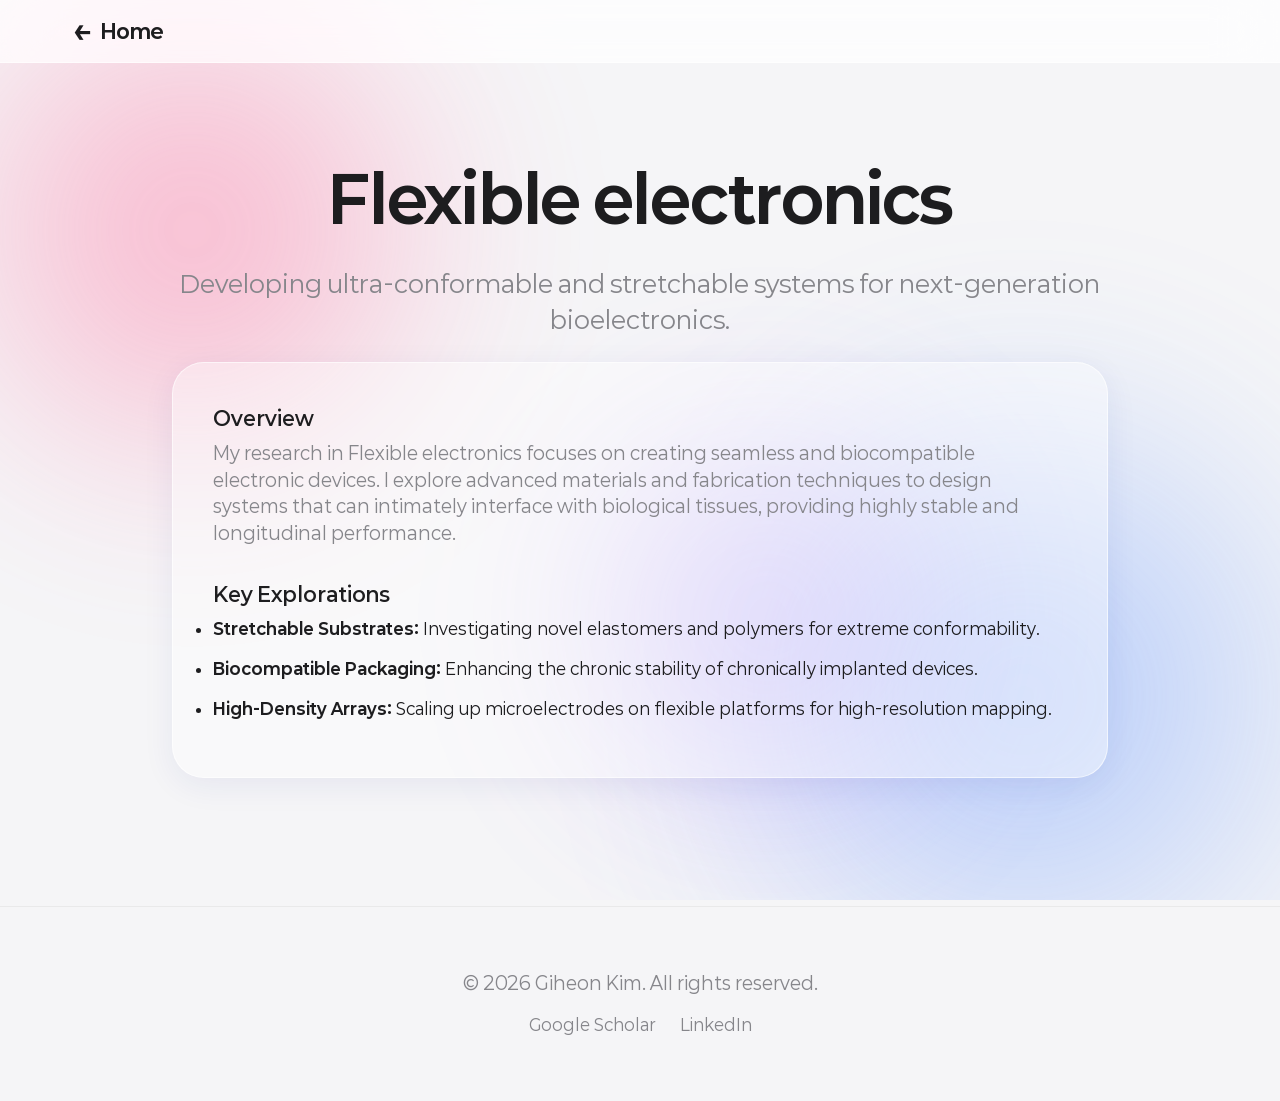
<file: research-flexible-electronics.html>
<!DOCTYPE html>
<html lang="en">
<head>
    <meta charset="UTF-8">
    <meta name="viewport" content="width=device-width, initial-scale=1.0">
    <title>Flexible electronics Research - Giheon Kim</title>
    <link rel="preconnect" href="https://fonts.googleapis.com">
    <link rel="preconnect" href="https://fonts.gstatic.com" crossorigin>
    <link href="https://fonts.googleapis.com/css2?family=Inter:wght@300;400;500;600;700&display=swap" rel="stylesheet">
    <link rel="stylesheet" href="styles.css">
</head>
<body>
    <!-- Liquid Background Elements -->
    <div class="liquid-bg">
        <div class="blob blob-1"></div>
        <div class="blob blob-2"></div>
        <div class="blob blob-3"></div>
    </div>

    <nav id="navbar" class="glass-nav">
        <div class="nav-content" style="display: flex; justify-content: space-between; align-items: center; width: 100%;">
            <a href="index.html#research" class="logo" style="display: flex; align-items: center; gap: 0.5rem;"><span style="font-size: 1.5em; line-height: 1;">&larr;</span> Home</a>
        </div>
    </nav>

    <main style="padding-top: 100px;">
        <section class="section bio-section">
            <div class="container reveal">
                <h1 class="hero-title" style="transform: scale(1); opacity: 1; margin-bottom: 2rem;">Flexible electronics</h1>
                <p class="hero-subtitle">Developing ultra-conformable and stretchable systems for next-generation bioelectronics.</p>
                
                <div class="glass-card" style="text-align: left;">
                    <h3>Overview</h3>
                    <p>My research in Flexible electronics focuses on creating seamless and biocompatible electronic devices. I explore advanced materials and fabrication techniques to design systems that can intimately interface with biological tissues, providing highly stable and longitudinal performance.</p>
                    
                    <h3 style="margin-top: 2rem;">Key Explorations</h3>
                    <ul>
                        <li style="margin-bottom: 1rem;">
                            <strong>Stretchable Substrates:</strong> Investigating novel elastomers and polymers for extreme conformability.
                        </li>
                        <li style="margin-bottom: 1rem;">
                            <strong>Biocompatible Packaging:</strong> Enhancing the chronic stability of chronically implanted devices.
                        </li>
                        <li style="margin-bottom: 1rem;">
                            <strong>High-Density Arrays:</strong> Scaling up microelectrodes on flexible platforms for high-resolution mapping.
                        </li>
                    </ul>
                </div>
            </div>
        </section>
    </main>

    <footer>
        <div class="container text-center">
            <p>&copy; 2026 Giheon Kim. All rights reserved.</p>
            <div class="social-links">
                <a href="https://scholar.google.com/citations?user=YaAs82cAAAAJ&hl=en&oi=ao" target="_blank" rel="noopener noreferrer">Google Scholar</a>
                <a href="https://www.linkedin.com/in/giheon-kim-a8a604383" target="_blank" rel="noopener noreferrer">LinkedIn</a>
            </div>
        </div>
    </footer>

    <script src="script.js"></script>
</body>
</html>
</file>
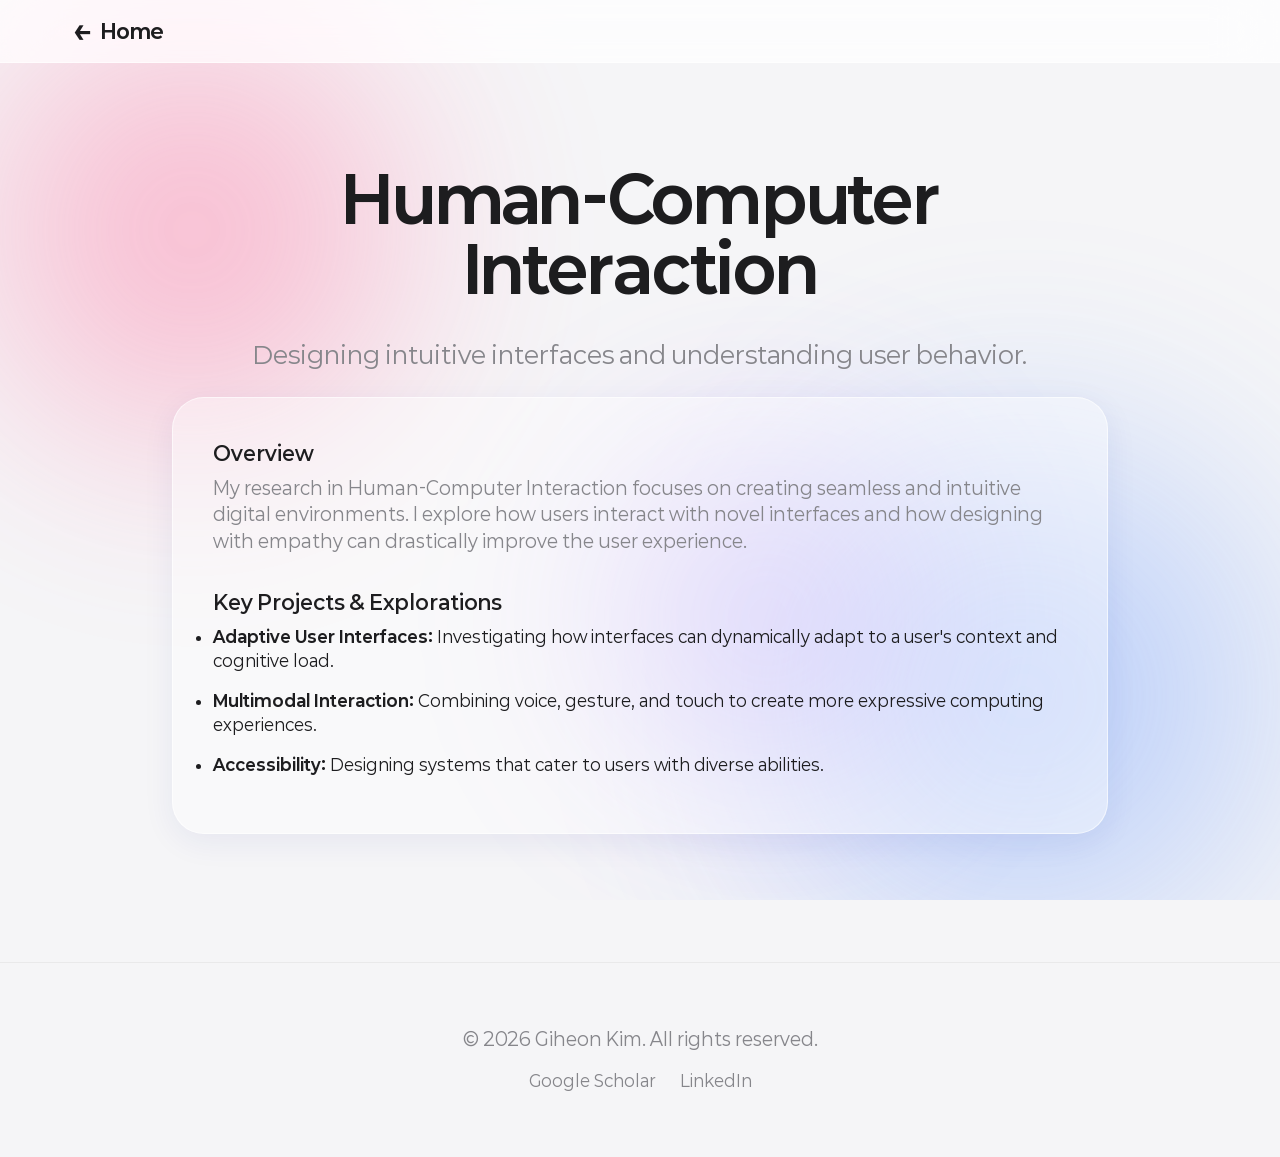
<file: research-hci.html>
<!DOCTYPE html>
<html lang="en">
<head>
    <meta charset="UTF-8">
    <meta name="viewport" content="width=device-width, initial-scale=1.0">
    <title>HCI Research - Giheon Kim</title>
    <link rel="preconnect" href="https://fonts.googleapis.com">
    <link rel="preconnect" href="https://fonts.gstatic.com" crossorigin>
    <link href="https://fonts.googleapis.com/css2?family=Inter:wght@300;400;500;600;700&display=swap" rel="stylesheet">
    <link rel="stylesheet" href="styles.css">
</head>
<body>
    <!-- Liquid Background Elements -->
    <div class="liquid-bg">
        <div class="blob blob-1"></div>
        <div class="blob blob-2"></div>
        <div class="blob blob-3"></div>
    </div>

    <nav id="navbar" class="glass-nav">
        <div class="nav-content" style="display: flex; justify-content: space-between; align-items: center; width: 100%;">
            <a href="index.html#research" onclick="if(document.referrer.includes(window.location.hostname)){ history.back(); return false; }" class="logo" style="display: flex; align-items: center; gap: 0.5rem;"><span style="font-size: 1.5em; line-height: 1;">&larr;</span> Home</a>
        </div>
    </nav>

    <main style="padding-top: 100px;">
        <section class="section bio-section">
            <div class="container reveal">
                <h1 class="hero-title" style="transform: scale(1); opacity: 1; margin-bottom: 2rem;">Human-Computer Interaction</h1>
                <p class="hero-subtitle">Designing intuitive interfaces and understanding user behavior.</p>
                
                <div class="glass-card" style="text-align: left;">
                    <h3>Overview</h3>
                    <p>My research in Human-Computer Interaction focuses on creating seamless and intuitive digital environments. I explore how users interact with novel interfaces and how designing with empathy can drastically improve the user experience.</p>
                    
                    <h3 style="margin-top: 2rem;">Key Projects & Explorations</h3>
                    <ul>
                        <li style="margin-bottom: 1rem;">
                            <strong>Adaptive User Interfaces:</strong> Investigating how interfaces can dynamically adapt to a user's context and cognitive load.
                        </li>
                        <li style="margin-bottom: 1rem;">
                            <strong>Multimodal Interaction:</strong> Combining voice, gesture, and touch to create more expressive computing experiences.
                        </li>
                        <li style="margin-bottom: 1rem;">
                            <strong>Accessibility:</strong> Designing systems that cater to users with diverse abilities.
                        </li>
                    </ul>
                </div>
            </div>
        </section>
    </main>

    <footer>
        <div class="container text-center">
            <p>&copy; 2026 Giheon Kim. All rights reserved.</p>
            <div class="social-links">
                <a href="https://scholar.google.com/citations?user=YaAs82cAAAAJ&hl=en&oi=ao" target="_blank" rel="noopener noreferrer">Google Scholar</a>
                <a href="https://www.linkedin.com/in/giheon-kim-a8a604383" target="_blank" rel="noopener noreferrer">LinkedIn</a>
            </div>
        </div>
    </footer>

    <script src="script.js"></script>
</body>
</html>
</file>
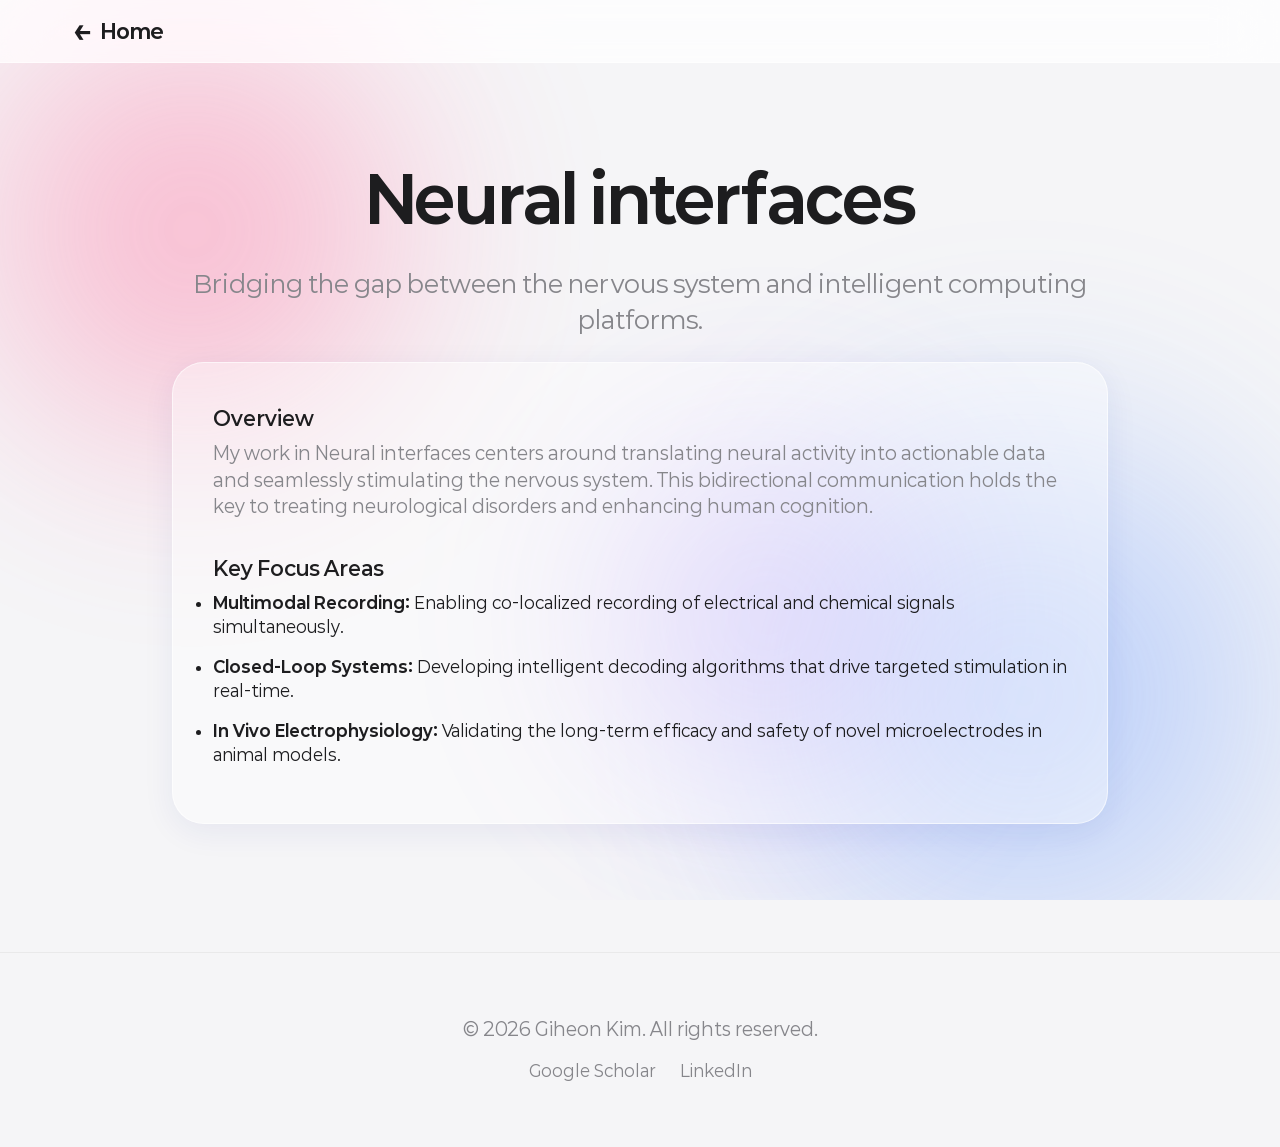
<file: research-neural-interfaces.html>
<!DOCTYPE html>
<html lang="en">
<head>
    <meta charset="UTF-8">
    <meta name="viewport" content="width=device-width, initial-scale=1.0">
    <title>Neural interfaces Research - Giheon Kim</title>
    <link rel="preconnect" href="https://fonts.googleapis.com">
    <link rel="preconnect" href="https://fonts.gstatic.com" crossorigin>
    <link href="https://fonts.googleapis.com/css2?family=Inter:wght@300;400;500;600;700&display=swap" rel="stylesheet">
    <link rel="stylesheet" href="styles.css">
</head>
<body>
    <!-- Liquid Background Elements -->
    <div class="liquid-bg">
        <div class="blob blob-1"></div>
        <div class="blob blob-2"></div>
        <div class="blob blob-3"></div>
    </div>

    <nav id="navbar" class="glass-nav">
        <div class="nav-content" style="display: flex; justify-content: space-between; align-items: center; width: 100%;">
            <a href="index.html#research" class="logo" style="display: flex; align-items: center; gap: 0.5rem;"><span style="font-size: 1.5em; line-height: 1;">&larr;</span> Home</a>
        </div>
    </nav>

    <main style="padding-top: 100px;">
        <section class="section bio-section">
            <div class="container reveal">
                <h1 class="hero-title" style="transform: scale(1); opacity: 1; margin-bottom: 2rem;">Neural interfaces</h1>
                <p class="hero-subtitle">Bridging the gap between the nervous system and intelligent computing platforms.</p>
                
                <div class="glass-card" style="text-align: left;">
                    <h3>Overview</h3>
                    <p>My work in Neural interfaces centers around translating neural activity into actionable data and seamlessly stimulating the nervous system. This bidirectional communication holds the key to treating neurological disorders and enhancing human cognition.</p>
                    
                    <h3 style="margin-top: 2rem;">Key Focus Areas</h3>
                    <ul>
                        <li style="margin-bottom: 1rem;">
                            <strong>Multimodal Recording:</strong> Enabling co-localized recording of electrical and chemical signals simultaneously.
                        </li>
                        <li style="margin-bottom: 1rem;">
                            <strong>Closed-Loop Systems:</strong> Developing intelligent decoding algorithms that drive targeted stimulation in real-time.
                        </li>
                        <li style="margin-bottom: 1rem;">
                            <strong>In Vivo Electrophysiology:</strong> Validating the long-term efficacy and safety of novel microelectrodes in animal models.
                        </li>
                    </ul>
                </div>
            </div>
        </section>
    </main>

    <footer>
        <div class="container text-center">
            <p>&copy; 2026 Giheon Kim. All rights reserved.</p>
            <div class="social-links">
                <a href="https://scholar.google.com/citations?user=YaAs82cAAAAJ&hl=en&oi=ao" target="_blank" rel="noopener noreferrer">Google Scholar</a>
                <a href="https://www.linkedin.com/in/giheon-kim-a8a604383" target="_blank" rel="noopener noreferrer">LinkedIn</a>
            </div>
        </div>
    </footer>

    <script src="script.js"></script>
</body>
</html>
</file>
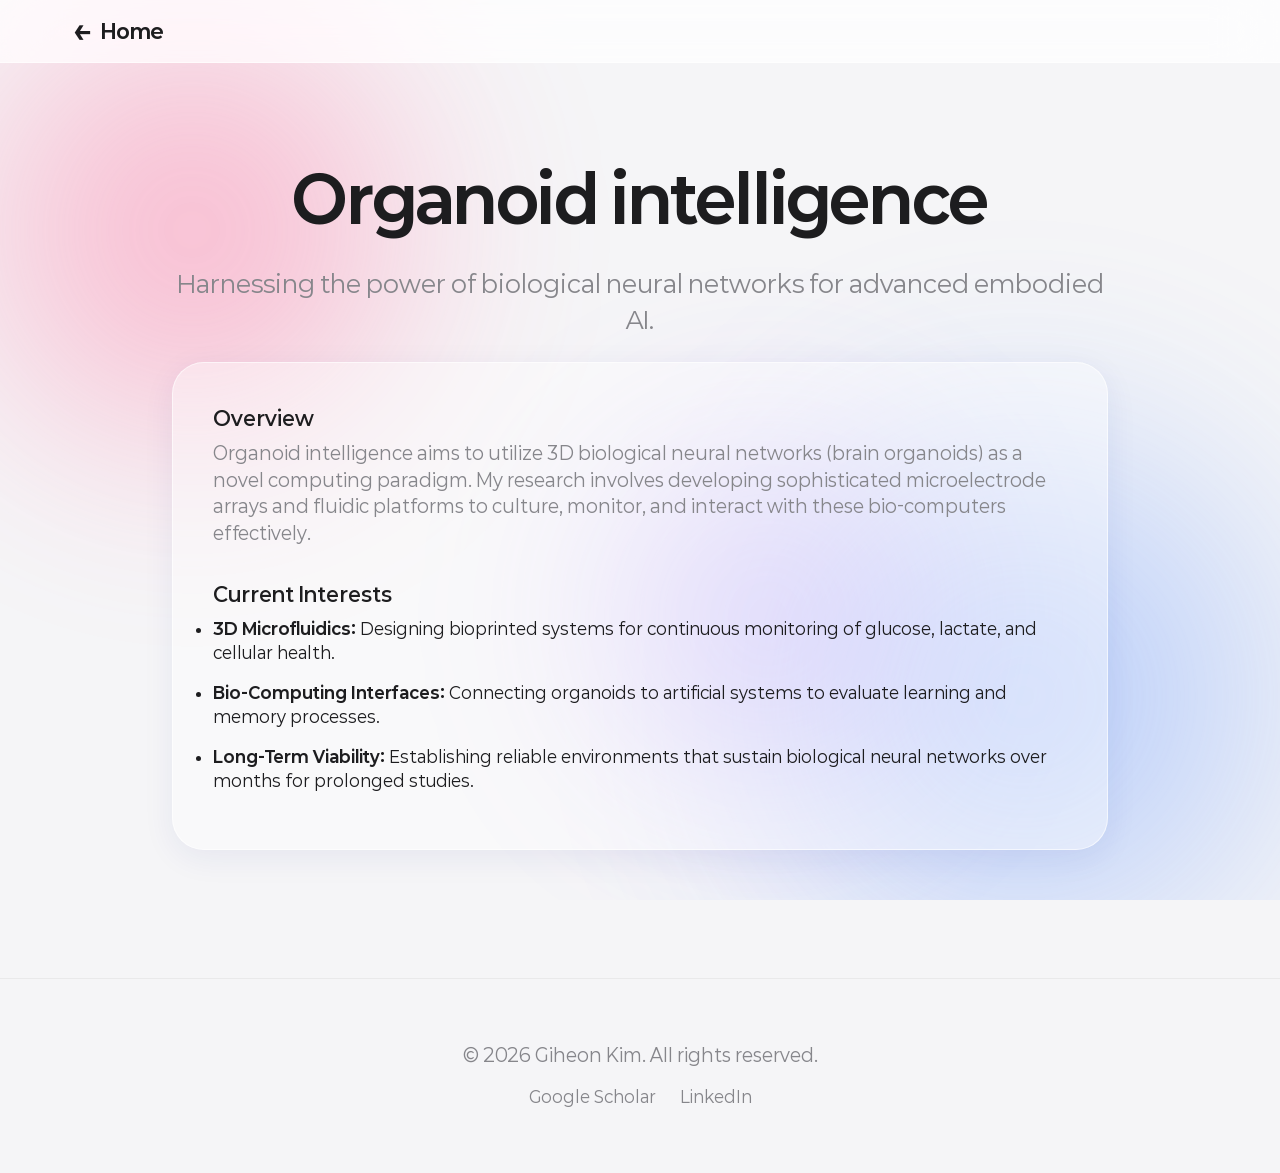
<file: research-organoid-intelligence.html>
<!DOCTYPE html>
<html lang="en">
<head>
    <meta charset="UTF-8">
    <meta name="viewport" content="width=device-width, initial-scale=1.0">
    <title>Organoid intelligence Research - Giheon Kim</title>
    <link rel="preconnect" href="https://fonts.googleapis.com">
    <link rel="preconnect" href="https://fonts.gstatic.com" crossorigin>
    <link href="https://fonts.googleapis.com/css2?family=Inter:wght@300;400;500;600;700&display=swap" rel="stylesheet">
    <link rel="stylesheet" href="styles.css">
</head>
<body>
    <!-- Liquid Background Elements -->
    <div class="liquid-bg">
        <div class="blob blob-1"></div>
        <div class="blob blob-2"></div>
        <div class="blob blob-3"></div>
    </div>

    <nav id="navbar" class="glass-nav">
        <div class="nav-content" style="display: flex; justify-content: space-between; align-items: center; width: 100%;">
            <a href="index.html#research" class="logo" style="display: flex; align-items: center; gap: 0.5rem;"><span style="font-size: 1.5em; line-height: 1;">&larr;</span> Home</a>
        </div>
    </nav>

    <main style="padding-top: 100px;">
        <section class="section bio-section">
            <div class="container reveal">
                <h1 class="hero-title" style="transform: scale(1); opacity: 1; margin-bottom: 2rem;">Organoid intelligence</h1>
                <p class="hero-subtitle">Harnessing the power of biological neural networks for advanced embodied AI.</p>
                
                <div class="glass-card" style="text-align: left;">
                    <h3>Overview</h3>
                    <p>Organoid intelligence aims to utilize 3D biological neural networks (brain organoids) as a novel computing paradigm. My research involves developing sophisticated microelectrode arrays and fluidic platforms to culture, monitor, and interact with these bio-computers effectively.</p>
                    
                    <h3 style="margin-top: 2rem;">Current Interests</h3>
                    <ul>
                        <li style="margin-bottom: 1rem;">
                            <strong>3D Microfluidics:</strong> Designing bioprinted systems for continuous monitoring of glucose, lactate, and cellular health.
                        </li>
                        <li style="margin-bottom: 1rem;">
                            <strong>Bio-Computing Interfaces:</strong> Connecting organoids to artificial systems to evaluate learning and memory processes.
                        </li>
                        <li style="margin-bottom: 1rem;">
                            <strong>Long-Term Viability:</strong> Establishing reliable environments that sustain biological neural networks over months for prolonged studies.
                        </li>
                    </ul>
                </div>
            </div>
        </section>
    </main>

    <footer>
        <div class="container text-center">
            <p>&copy; 2026 Giheon Kim. All rights reserved.</p>
            <div class="social-links">
                <a href="https://scholar.google.com/citations?user=YaAs82cAAAAJ&hl=en&oi=ao" target="_blank" rel="noopener noreferrer">Google Scholar</a>
                <a href="https://www.linkedin.com/in/giheon-kim-a8a604383" target="_blank" rel="noopener noreferrer">LinkedIn</a>
            </div>
        </div>
    </footer>

    <script src="script.js"></script>
</body>
</html>
</file>
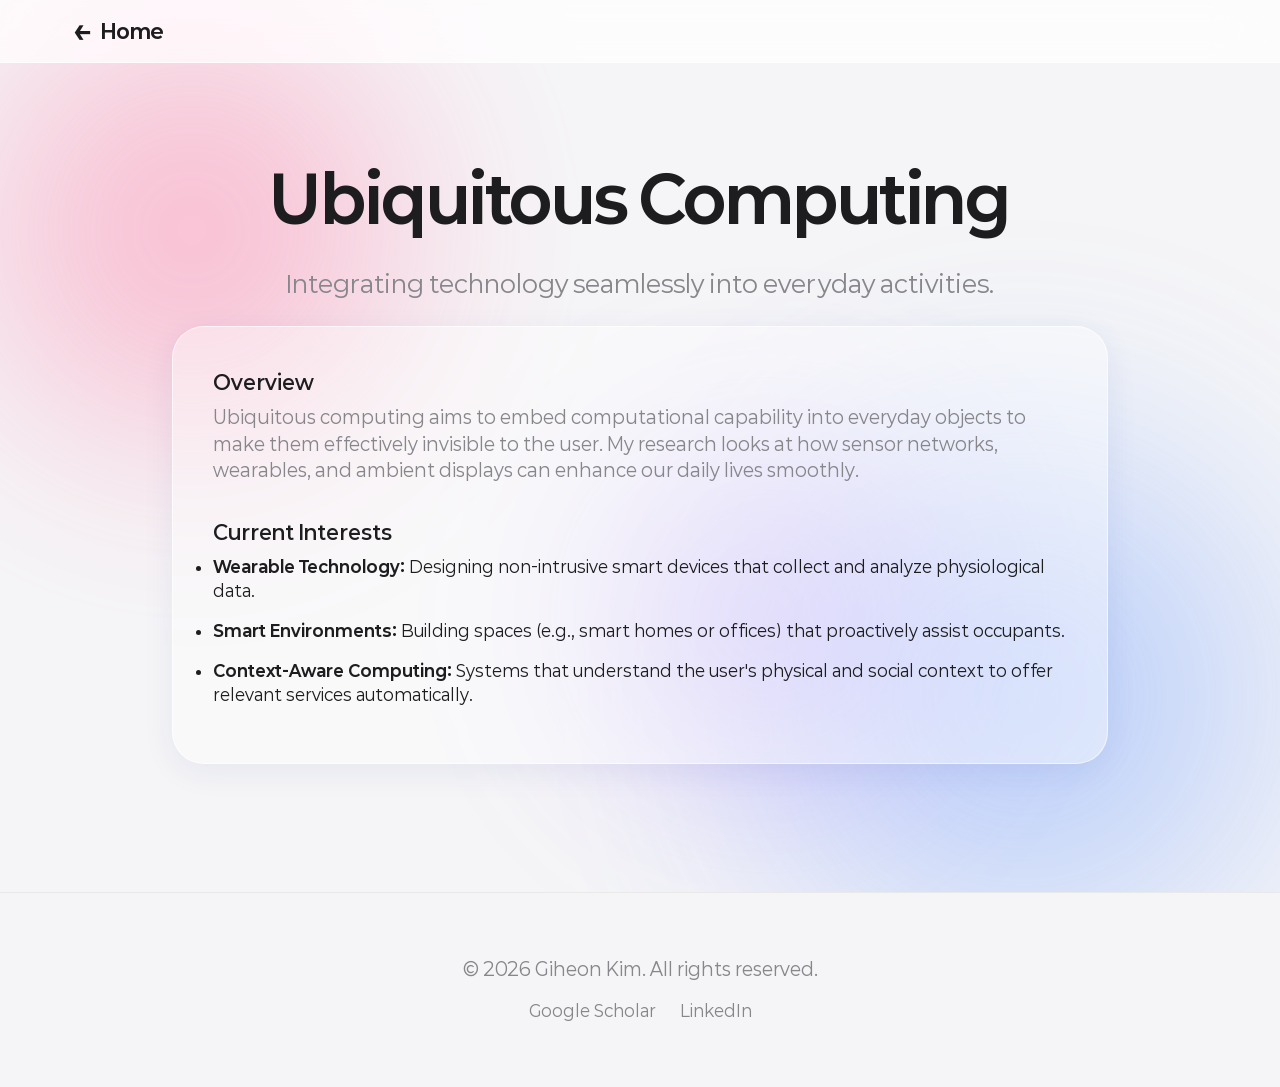
<file: research-ubicomp.html>
<!DOCTYPE html>
<html lang="en">
<head>
    <meta charset="UTF-8">
    <meta name="viewport" content="width=device-width, initial-scale=1.0">
    <title>Ubiquitous Computing - Giheon Kim</title>
    <link rel="preconnect" href="https://fonts.googleapis.com">
    <link rel="preconnect" href="https://fonts.gstatic.com" crossorigin>
    <link href="https://fonts.googleapis.com/css2?family=Inter:wght@300;400;500;600;700&display=swap" rel="stylesheet">
    <link rel="stylesheet" href="styles.css">
</head>
<body>
    <!-- Liquid Background Elements -->
    <div class="liquid-bg">
        <div class="blob blob-1"></div>
        <div class="blob blob-2"></div>
        <div class="blob blob-3"></div>
    </div>

    <nav id="navbar" class="glass-nav">
        <div class="nav-content" style="display: flex; justify-content: space-between; align-items: center; width: 100%;">
            <a href="index.html#research" onclick="if(document.referrer.includes(window.location.hostname)){ history.back(); return false; }" class="logo" style="display: flex; align-items: center; gap: 0.5rem;"><span style="font-size: 1.5em; line-height: 1;">&larr;</span> Home</a>
        </div>
    </nav>

    <main style="padding-top: 100px;">
        <section class="section bio-section">
            <div class="container reveal">
                <h1 class="hero-title" style="transform: scale(1); opacity: 1; margin-bottom: 2rem;">Ubiquitous Computing</h1>
                <p class="hero-subtitle">Integrating technology seamlessly into everyday activities.</p>
                
                <div class="glass-card" style="text-align: left;">
                    <h3>Overview</h3>
                    <p>Ubiquitous computing aims to embed computational capability into everyday objects to make them effectively invisible to the user. My research looks at how sensor networks, wearables, and ambient displays can enhance our daily lives smoothly.</p>
                    
                    <h3 style="margin-top: 2rem;">Current Interests</h3>
                    <ul>
                        <li style="margin-bottom: 1rem;">
                            <strong>Wearable Technology:</strong> Designing non-intrusive smart devices that collect and analyze physiological data.
                        </li>
                        <li style="margin-bottom: 1rem;">
                            <strong>Smart Environments:</strong> Building spaces (e.g., smart homes or offices) that proactively assist occupants.
                        </li>
                        <li style="margin-bottom: 1rem;">
                            <strong>Context-Aware Computing:</strong> Systems that understand the user's physical and social context to offer relevant services automatically.
                        </li>
                    </ul>
                </div>
            </div>
        </section>
    </main>

    <footer>
        <div class="container text-center">
            <p>&copy; 2026 Giheon Kim. All rights reserved.</p>
            <div class="social-links">
                <a href="https://scholar.google.com/citations?user=YaAs82cAAAAJ&hl=en&oi=ao" target="_blank" rel="noopener noreferrer">Google Scholar</a>
                <a href="https://www.linkedin.com/in/giheon-kim-a8a604383" target="_blank" rel="noopener noreferrer">LinkedIn</a>
            </div>
        </div>
    </footer>

    <script src="script.js"></script>
</body>
</html>
</file>
<file: styles.css>
:root {
    /* Liquid Glass Color Palette */
    --bg-color-light: #f5f5f7;
    --bg-color-dark: #000000;
    --text-primary-light: #1d1d1f;
    --text-secondary-light: #86868b;
    --text-primary-dark: #f5f5f7;
    --text-secondary-dark: #a1a1a6;

    --accent-blue: #0066cc;
    --accent-blue-hover: #0077ed;

    --glass-bg-light: rgba(255, 255, 255, 0.4);
    --glass-border-light: rgba(255, 255, 255, 0.6);
    --glass-shadow-light: 0 8px 32px rgba(31, 38, 135, 0.07);

    --glass-bg-dark: rgba(29, 29, 31, 0.4);
    --glass-border-dark: rgba(255, 255, 255, 0.05);

    --transition-smooth: all 0.5s cubic-bezier(0.25, 0.8, 0.25, 1);
}

* {
    margin: 0;
    padding: 0;
    box-sizing: border-box;
}

@font-face {
    font-family: 'Paperlogy';
    src: url('fonts/Paperlogy-1Thin.ttf') format('truetype');
    font-weight: 100;
}

@font-face {
    font-family: 'Paperlogy';
    src: url('fonts/Paperlogy-2ExtraLight.ttf') format('truetype');
    font-weight: 200;
}

@font-face {
    font-family: 'Paperlogy';
    src: url('fonts/Paperlogy-3Light.ttf') format('truetype');
    font-weight: 300;
}

@font-face {
    font-family: 'Paperlogy';
    src: url('fonts/Paperlogy-4Regular.ttf') format('truetype');
    font-weight: 400;
}

@font-face {
    font-family: 'Paperlogy';
    src: url('fonts/Paperlogy-5Medium.ttf') format('truetype');
    font-weight: 500;
}

@font-face {
    font-family: 'Paperlogy';
    src: url('fonts/Paperlogy-6SemiBold.ttf') format('truetype');
    font-weight: 600;
}

@font-face {
    font-family: 'Paperlogy';
    src: url('fonts/Paperlogy-7Bold.ttf') format('truetype');
    font-weight: 700;
}

@font-face {
    font-family: 'Paperlogy';
    src: url('fonts/Paperlogy-8ExtraBold.ttf') format('truetype');
    font-weight: 800;
}

@font-face {
    font-family: 'Paperlogy';
    src: url('fonts/Paperlogy-9Black.ttf') format('truetype');
    font-weight: 900;
}

html {
    scroll-behavior: smooth;
    font-family: 'Paperlogy', 'Inter', -apple-system, BlinkMacSystemFont, "Segoe UI", Roboto, Helvetica, Arial, sans-serif;
}

body {
    background-color: var(--bg-color-light);
    color: var(--text-primary-light);
    line-height: 1.5;
    -webkit-font-smoothing: antialiased;
    overflow-x: hidden;
}

.text-white {
    color: var(--text-primary-dark) !important;
}

/* Typography */
h1 {
    font-size: clamp(2.5rem, 5vw, 4.5rem);
    font-weight: 700;
    letter-spacing: -0.02em;
    line-height: 1.1;
    margin-bottom: 1rem;
}

h2 {
    font-size: clamp(2rem, 4vw, 3rem);
    font-weight: 600;
    letter-spacing: -0.015em;
    margin-bottom: 1rem;
}

h3 {
    font-size: 1.25rem;
    font-weight: 600;
    margin-bottom: 0.5rem;
}

p {
    font-size: 1.1rem;
    color: var(--text-secondary-light);
    margin-bottom: 1rem;
}

/* Gradient Text */
.gradient-text {
    background: linear-gradient(90deg, #ff2a85, #8a2387, #e94057, #f27121);
    background-size: 300% 300%;
    -webkit-background-clip: text;
    background-clip: text;
    -webkit-text-fill-color: transparent;
    animation: gradientShift 8s ease infinite;
}

@keyframes gradientShift {
    0% {
        background-position: 0% 50%;
    }

    50% {
        background-position: 100% 50%;
    }

    100% {
        background-position: 0% 50%;
    }
}

/* Liquid Background Elements */
.liquid-bg {
    position: fixed;
    top: 0;
    left: 0;
    width: 100vw;
    height: 100vh;
    z-index: -1;
    overflow: hidden;
    background: var(--bg-color-light);
}

.blob {
    position: absolute;
    filter: blur(80px);
    z-index: -1;
    opacity: 0.6;
    animation: liquidFloat 20s infinite alternate cubic-bezier(0.4, 0, 0.2, 1);
}

.blob-1 {
    top: -10%;
    left: -10%;
    width: 50vw;
    height: 50vw;
    background: radial-gradient(circle, rgba(255, 100, 150, 0.8) 0%, rgba(255, 200, 100, 0) 70%);
    animation-delay: 0s;
}

.blob-2 {
    bottom: -20%;
    right: -10%;
    width: 60vw;
    height: 60vw;
    background: radial-gradient(circle, rgba(100, 150, 255, 0.8) 0%, rgba(100, 250, 255, 0) 70%);
    animation-delay: -5s;
}

.blob-3 {
    top: 40%;
    left: 40%;
    width: 40vw;
    height: 40vw;
    background: radial-gradient(circle, rgba(150, 100, 255, 0.6) 0%, rgba(255, 100, 255, 0) 70%);
    animation-duration: 25s;
}

@keyframes liquidFloat {
    0% {
        transform: translate(0, 0) scale(1) rotate(0deg);
    }

    33% {
        transform: translate(5vw, 10vh) scale(1.1) rotate(10deg);
    }

    66% {
        transform: translate(-5vw, 5vh) scale(0.9) rotate(-10deg);
    }

    100% {
        transform: translate(0, -10vh) scale(1.05) rotate(5deg);
    }
}

/* Navigation - Enhanced Glassmorphism */
.glass-nav {
    position: fixed;
    top: 0;
    width: 100%;
    background: var(--glass-bg-light);
    backdrop-filter: saturate(180%) blur(30px);
    -webkit-backdrop-filter: saturate(180%) blur(30px);
    border-bottom: 1px solid var(--glass-border-light);
    z-index: 1000;
    padding: 1rem 0;
    transition: var(--transition-smooth);
}

.nav-content {
    max-width: 1200px;
    margin: 0 auto;
    display: flex;
    justify-content: space-between;
    align-items: center;
    padding: 0 2rem;
}

.logo {
    font-size: 1.25rem;
    font-weight: 700;
    text-decoration: none;
    color: var(--text-primary-light);
    letter-spacing: -0.02em;
}

.nav-links {
    list-style: none;
    display: flex;
    gap: 0.5rem;
}

.menu-toggle,
.subpage-nav {
    display: none;
}

.menu-toggle:focus-visible,
.nav-links a:focus-visible {
    outline: 2px solid var(--accent-blue);
    outline-offset: 3px;
}

.nav-links li {
    display: flex;
    align-items: center;
}

.nav-links a {
    position: relative;
    text-decoration: none;
    color: var(--text-primary-light);
    font-size: 0.95rem;
    font-weight: 500;
    padding: 0.5rem 0.8rem;
    border-radius: 98px;
    transition: color 0.3s ease;
    overflow: hidden;
    z-index: 1;
}

.nav-links a::before {
    content: '';
    position: absolute;
    top: 0;
    left: 0;
    right: 0;
    bottom: 0;
    background: transparent;
    border-radius: 98px;
    z-index: -1;
    transition: all 0.3s ease;
}

/* Liquid Blob on Hover */
.nav-links a::after {
    content: '';
    position: absolute;
    top: 50%;
    left: 50%;
    width: 0;
    height: 0;
    background: radial-gradient(circle, rgba(0, 102, 204, 0.15) 0%, rgba(255, 100, 150, 0.1) 40%, transparent 70%);
    border-radius: 50%;
    transform: translate(-50%, -50%);
    transition: width 0.4s ease, height 0.4s ease;
    z-index: -2;
    filter: blur(8px);
}

.nav-links a:hover,
.nav-links a.active {
    color: var(--text-primary-light);
}

.nav-links a:hover::before,
.nav-links a.active::before {
    background: rgba(255, 255, 255, 0.5);
    box-shadow: inset 0 0 0 1px rgba(255, 255, 255, 0.7);
    backdrop-filter: blur(10px);
}

.nav-links a:hover::after,
.nav-links a.active::after {
    width: 250%;
    height: 250%;
    animation: liquidNav 3s infinite alternate ease-in-out;
}

@keyframes liquidNav {
    0% {
        transform: translate(-50%, -50%) scale(1) rotate(0deg);
    }

    100% {
        transform: translate(-50%, -50%) scale(1.1) rotate(5deg);
    }
}

/* Dropdown Navigation */
.dropdown {
    position: relative;
    display: flex;
    align-items: center;
}

.dropdown-menu {
    position: absolute;
    top: 100%;
    left: 50%;
    transform: translateX(-50%);
    display: none;
    flex-direction: column;
    min-width: 220px;
    background: rgba(255, 255, 255, 0.85);
    backdrop-filter: blur(20px);
    -webkit-backdrop-filter: blur(20px);
    border: 1px solid rgba(255, 255, 255, 0.4);
    box-shadow: 0 10px 30px rgba(0, 0, 0, 0.1);
    border-radius: 16px;
    padding: 0.5rem 0;
    margin-top: 15px; /* Use explicit 15px gap */
    z-index: 100;
}

/* Invisible bridge so mouse doesn't leave dropdown area */
.dropdown-menu::before {
    content: '';
    position: absolute;
    top: -20px;
    left: 0;
    right: 0;
    height: 20px;
    background: transparent;
}

.dropdown:hover .dropdown-menu,
.dropdown:focus-within .dropdown-menu {
    display: flex;
    animation: fadeIn 0.2s ease;
}

.dropdown-menu li {
    width: 100%;
    display: block !important;
}

.dropdown-menu a {
    display: block;
    padding: 0.8rem 1.5rem;
    color: var(--text-primary-light);
    border-radius: 0 !important;
    text-align: center;
}

.dropdown-menu a::before,
.dropdown-menu a::after {
    display: none; /* Hide parent hover effects for dropdown items */
}

.dropdown-menu a:hover {
    background: rgba(0, 102, 204, 0.05); /* Very subtle blue highlight */
    color: var(--accent-blue);
}

@keyframes fadeIn {
    from { opacity: 0; transform: translate(-50%, -10px); }
    to { opacity: 1; transform: translate(-50%, 0); }
}

/* Sections & Containers */
.container {
    max-width: 1000px;
    margin: 0 auto;
    padding: 0 2rem;
}

.section {
    padding: 8rem 0;
    scroll-margin-top: 100px;
    /* Offset for navbar */
}

.reveal {
    opacity: 0;
    transform: translateY(40px);
    transition: all 0.8s cubic-bezier(0.25, 0.46, 0.45, 0.94);
}

.reveal.active {
    opacity: 1;
    transform: translateY(0);
}

#about {
    min-height: 100vh;
    display: flex;
    align-items: center;
    padding: 0;
    scroll-margin-top: 0;
}

#publications {
    scroll-margin-top: 0;
    padding-bottom: 4rem;
    position: relative;
    background-color: transparent !important;
    /* Override .sec-dark */
    z-index: 1;
}

#publications::before {
    content: '';
    position: absolute;
    top: 75px;
    left: 0;
    right: 0;
    bottom: 0;
    background-color: rgba(0, 0, 0, 0.85);
    /* Black background */
    z-index: -1;
}

.sec-light {
    background-color: transparent;
    /* allow liquid background to show through */
}

.sec-dark {
    background-color: rgba(0, 0, 0, 0.85);
    /* semi-transparent dark for contrast */
}

.sec-dark p {
    color: var(--text-secondary-dark);
}

.section-title {
    text-align: center;
    margin-bottom: 4rem;
}

/* Hero Section (Sticky Wrapper for Zoom) */
.sticky-wrap {
    height: 130vh;
    /* Smooth and balanced transition */
    position: relative;
    padding: 0;
}

.sticky-container {
    position: sticky;
    top: 0;
    height: 100vh;
    display: flex;
    flex-direction: column;
    justify-content: center;
    align-items: center;
    overflow: hidden;
    text-align: center;
}

.hero-title {
    margin-bottom: 0;
    transform-origin: center center;
    will-change: transform, opacity;
}

/* Bio Section (About) */
.bio-section {
    padding-top: 4rem;
    text-align: center;
}

.hero-subtitle {
    font-size: 1.5rem;
    margin-bottom: 1.5rem;
}

/* Cards & Liquid Glassmorphism */
.glass-card {
    background: var(--glass-bg-light);
    backdrop-filter: saturate(180%) blur(40px);
    -webkit-backdrop-filter: saturate(180%) blur(40px);
    border: 1px solid var(--glass-border-light);
    border-radius: 32px;
    /* Softer, more pill-like */
    padding: 2.5rem;
    box-shadow: var(--glass-shadow-light);
}

.glass-card-dark {
    background: var(--glass-bg-dark);
    backdrop-filter: saturate(180%) blur(40px);
    -webkit-backdrop-filter: saturate(180%) blur(40px);
    border: 1px solid var(--glass-border-dark);
    border-radius: 32px;
    padding: 2.5rem;
    box-shadow: 0 8px 32px rgba(0, 0, 0, 0.4);
    color: var(--text-primary-dark);
}

.hover-lift {
    transition: var(--transition-smooth);
}

.hover-lift:hover {
    transform: translateY(-8px) scale(1.02);
    box-shadow: 0 20px 40px rgba(0, 0, 0, 0.08);
}

.glass-card-dark.hover-lift:hover {
    box-shadow: 0 20px 40px rgba(0, 0, 0, 0.4);
}

/* Bio Card */
.bio-card {
    display: flex;
    align-items: center;
    gap: 3rem;
    text-align: left;
    max-width: 800px;
    margin: 0 auto;
}

.bio-affiliation {
    color: var(--text-primary-light);
    font-weight: 500;
    margin-top: 1rem;
}

.name-link {
    text-decoration: none;
    color: var(--accent-blue);
    font-weight: 700;
    position: relative;
    display: inline-block;
    transition: all 0.3s ease;
}

.name-link::after {
    content: '';
    position: absolute;
    width: 100%;
    height: 2px;
    bottom: 2px;
    left: 0;
    background-color: var(--accent-blue);
    transform: scaleX(0);
    transform-origin: bottom right;
    transition: transform 0.3s ease;
}

.name-link:hover {
    color: var(--accent-blue-hover);
    transform: translateY(-2px);
}

.name-link:hover::after {
    transform: scaleX(1);
    transform-origin: bottom left;
}

.click-arrow {
    font-size: 0.6em;
    vertical-align: super;
    margin-left: 4px;
    opacity: 0.7;
    display: inline-block;
    transition: transform 0.2s ease, opacity 0.2s ease;
}

.name-link:hover .click-arrow {
    transform: translate(2px, -2px);
    opacity: 1;
}

.name-link-white {
    text-decoration: none;
    color: #ffffff;
    font-weight: 400;
    position: relative;
    display: inline-block;
    transition: all 0.3s ease;
}

.name-link-white::after {
    content: '';
    position: absolute;
    width: 100%;
    height: 1px;
    bottom: 2px;
    left: 0;
    background-color: #ffffff;
    transform: scaleX(0);
    transform-origin: bottom right;
    transition: transform 0.3s ease;
}

.name-link-white:hover {
    color: #ffffff;
    transform: translateY(-1px);
}

.name-link-white:hover::after {
    transform: scaleX(1);
    transform-origin: bottom left;
}

/* Buttons */
.btn-primary {
    display: inline-block;
    background-color: var(--accent-blue);
    color: white;
    padding: 0.8rem 1.5rem;
    border-radius: 980px;
    text-decoration: none;
    font-weight: 500;
    transition: background-color 0.2s;
    margin-top: 1rem;
}

.btn-primary:hover {
    background-color: var(--accent-blue-hover);
}

/* Grid for Research */
#research .container {
    position: relative;
    top: -15px;
}

.grid-container {
    display: grid;
    grid-template-columns: repeat(auto-fit, minmax(280px, 1fr));
    gap: 2rem;
}

.nav-card {
    text-decoration: none;
    color: var(--text-primary-light);
    display: block;
    cursor: pointer;
}

.nav-card:visited,
.nav-card:active {
    color: var(--text-primary-light);
}

.sec-dark .nav-card {
    color: var(--text-primary-dark);
}

.sec-dark .nav-card:visited,
.sec-dark .nav-card:active {
    color: var(--text-primary-dark);
}

.nav-card:hover h3 {
    color: var(--accent-blue);
    transition: color 0.3s;
}

.card-icon {
    font-size: 3rem;
    margin-bottom: 1rem;
}

/* Publications */
.pub-list {
    display: flex;
    flex-direction: column;
    gap: 1.5rem;
}

.pub-item {
    display: flex;
    gap: 2rem;
    padding: 1.5rem 2.5rem;
}

.pub-title {
    margin-top: 0;
    margin-bottom: 0.5rem;
    font-size: 1.2rem;
}

.pub-item p {
    margin-bottom: 0.25rem;
}

.pub-year {
    font-size: 1.25rem;
    font-weight: 700;
    color: var(--text-secondary-dark);
}

.pub-link {
    color: #2997ff;
    text-decoration: none;
    font-weight: 500;
    display: inline-flex;
    align-items: center;
    gap: 0.5rem;
    margin-top: 0.5rem;
}

.pub-link:hover span {
    transform: translateX(4px);
}

.pub-link span {
    transition: transform 0.2s;
}

/* Timeline/Conferences & History */
.timeline {
    position: relative;
    max-width: 800px;
    margin: 0 auto;
}

.timeline::before {
    content: '';
    position: absolute;
    top: 0;
    bottom: 0;
    left: 20px;
    width: 2px;
    background: var(--glass-border-light);
}

.interactive-timeline::before {
    background: linear-gradient(to bottom, transparent, var(--accent-blue), var(--accent-blue-hover), transparent);
}

.timeline-item {
    position: relative;
    padding-left: 60px;
    margin-bottom: 4rem;
}

.timeline-dot {
    position: absolute;
    left: 14px;
    top: 2rem;
    width: 14px;
    height: 14px;
    border-radius: 50%;
    background: var(--accent-blue);
    border: 3px solid white;
    box-shadow: 0 0 0 3px rgba(0, 102, 204, 0.2);
    transition: transform 0.4s cubic-bezier(0.25, 0.8, 0.25, 1), box-shadow 0.4s;
}

.timeline-item:hover .interactive-dot {
    transform: scale(1.5);
    box-shadow: 0 0 0 6px rgba(0, 102, 204, 0.3);
    background: #ff2a85;
}

.timeline-content .date {
    font-size: 0.95rem;
    font-weight: 600;
    margin-bottom: 0.8rem;
    color: var(--accent-blue);
}

/* Footer */
footer {
    padding: 4rem 0;
    background-color: var(--bg-color-light);
    border-top: 1px solid rgba(0, 0, 0, 0.05);
}

.text-center {
    text-align: center;
}

.social-links {
    margin-top: 1rem;
    display: flex;
    justify-content: center;
    gap: 1.5rem;
}

.social-links a {
    color: var(--text-secondary-light);
    text-decoration: none;
    transition: color 0.2s;
}

.social-links a:hover {
    color: var(--text-primary-light);
}

/* Animations */
.fade-in-up {
    animation: fadeInUp 1s cubic-bezier(0.25, 0.1, 0.25, 1) forwards;
}

@keyframes fadeInUp {
    from {
        opacity: 0;
        transform: translateY(40px);
    }

    to {
        opacity: 1;
        transform: translateY(0);
    }
}

.reveal {
    opacity: 0;
    transform: translateY(80px) scale(0.96);
    transition: opacity 1.2s cubic-bezier(0.16, 1, 0.3, 1), transform 1.2s cubic-bezier(0.16, 1, 0.3, 1);
    will-change: opacity, transform;
}

.reveal.active {
    opacity: 1;
    transform: translateY(0) scale(1);
}

/* Publication Status Tags */
.pub-status {
    display: inline-block;
    padding: 0.2rem 0.6rem;
    border-radius: 12px;
    font-size: 0.75rem;
    font-weight: 600;
    text-transform: uppercase;
    letter-spacing: 0.05em;
    margin-top: 0.5rem;
    border: 1px solid rgba(255, 255, 255, 0.1);
}

.status-prep {
    background-color: rgba(150, 150, 150, 0.15);
    color: #bbb;
}

.status-review {
    background-color: rgba(255, 165, 0, 0.15);
    color: #ffb74d;
}

.status-accepted {
    background-color: rgba(76, 175, 80, 0.15);
    color: #81c784;
}

/* Responsive */
@media (max-width: 768px) {
    .sticky-wrap {
        height: 120vh;
        /* Shorter scroll for mobile */
    }

    .bio-card {
        flex-direction: column;
        text-align: center;
    }

    .pub-item {
        flex-direction: column;
        gap: 0.5rem;
    }

    .nav-links {
        display: none;
        position: absolute;
        top: calc(100% + 0.5rem);
        left: 1rem;
        right: 1rem;
        max-height: calc(100vh - 7rem);
        max-height: calc(100dvh - 7rem);
        overflow-y: auto;
        overscroll-behavior: contain;
        flex-direction: column;
        gap: 0.25rem;
        padding: 0.75rem;
        border: 1px solid var(--glass-border-light);
        border-radius: 24px;
        background: rgba(255, 255, 255, 0.98);
        box-shadow: 0 16px 40px rgba(31, 38, 135, 0.15);
    }

    .nav-open .nav-links {
        display: flex;
    }

    .nav-links li {
        display: block;
    }

    .nav-links a {
        display: flex;
        align-items: center;
        min-height: 44px;
        padding: 0.65rem 0.9rem;
        font-size: 1rem;
        border-radius: 12px;
    }

    .nav-links a:hover,
    .nav-links a.active {
        background: rgba(0, 102, 204, 0.07);
    }

    .nav-links a::before,
    .nav-links a::after,
    .dropdown-menu::before {
        display: none;
    }

    .dropdown-menu,
    .dropdown:hover .dropdown-menu,
    .dropdown:focus-within .dropdown-menu {
        position: static;
        display: flex;
        min-width: 0;
        margin: 0 0 0.25rem 0.9rem;
        padding: 0 0 0 0.25rem;
        border: 0;
        border-left: 2px solid rgba(0, 102, 204, 0.15);
        border-radius: 0;
        background: transparent;
        box-shadow: none;
        backdrop-filter: none;
        -webkit-backdrop-filter: none;
        transform: none;
        animation: none;
    }

    .dropdown-menu a {
        font-size: 0.9375rem;
        text-align: left;
    }

    .menu-toggle {
        display: inline-flex;
        align-items: center;
        justify-content: center;
        gap: 0.6rem;
        min-height: 44px;
        padding: 0.5rem 0.8rem;
        border: 1px solid rgba(29, 29, 31, 0.12);
        border-radius: 12px;
        background: rgba(255, 255, 255, 0.7);
        color: var(--text-primary-light);
        font: inherit;
        font-size: 0.9375rem;
        cursor: pointer;
    }

    .menu-icon {
        display: grid;
        gap: 4px;
        width: 16px;
    }

    .menu-icon span {
        height: 2px;
        border-radius: 1px;
        background: currentColor;
    }

    .menu-toggle[aria-expanded="true"] .menu-icon span:first-child {
        transform: translateY(3px) rotate(45deg);
    }

    .menu-toggle[aria-expanded="true"] .menu-icon span:last-child {
        transform: translateY(-3px) rotate(-45deg);
    }

    .education-section .timeline-item {
        padding-left: 1.5rem;
        margin-bottom: 2rem;
    }

    .education-section .timeline::before {
        left: 6px;
    }

    .education-section .timeline-dot {
        left: 0;
    }

    .education-section .timeline-content {
        padding: 1.25rem;
    }
}
</file>
